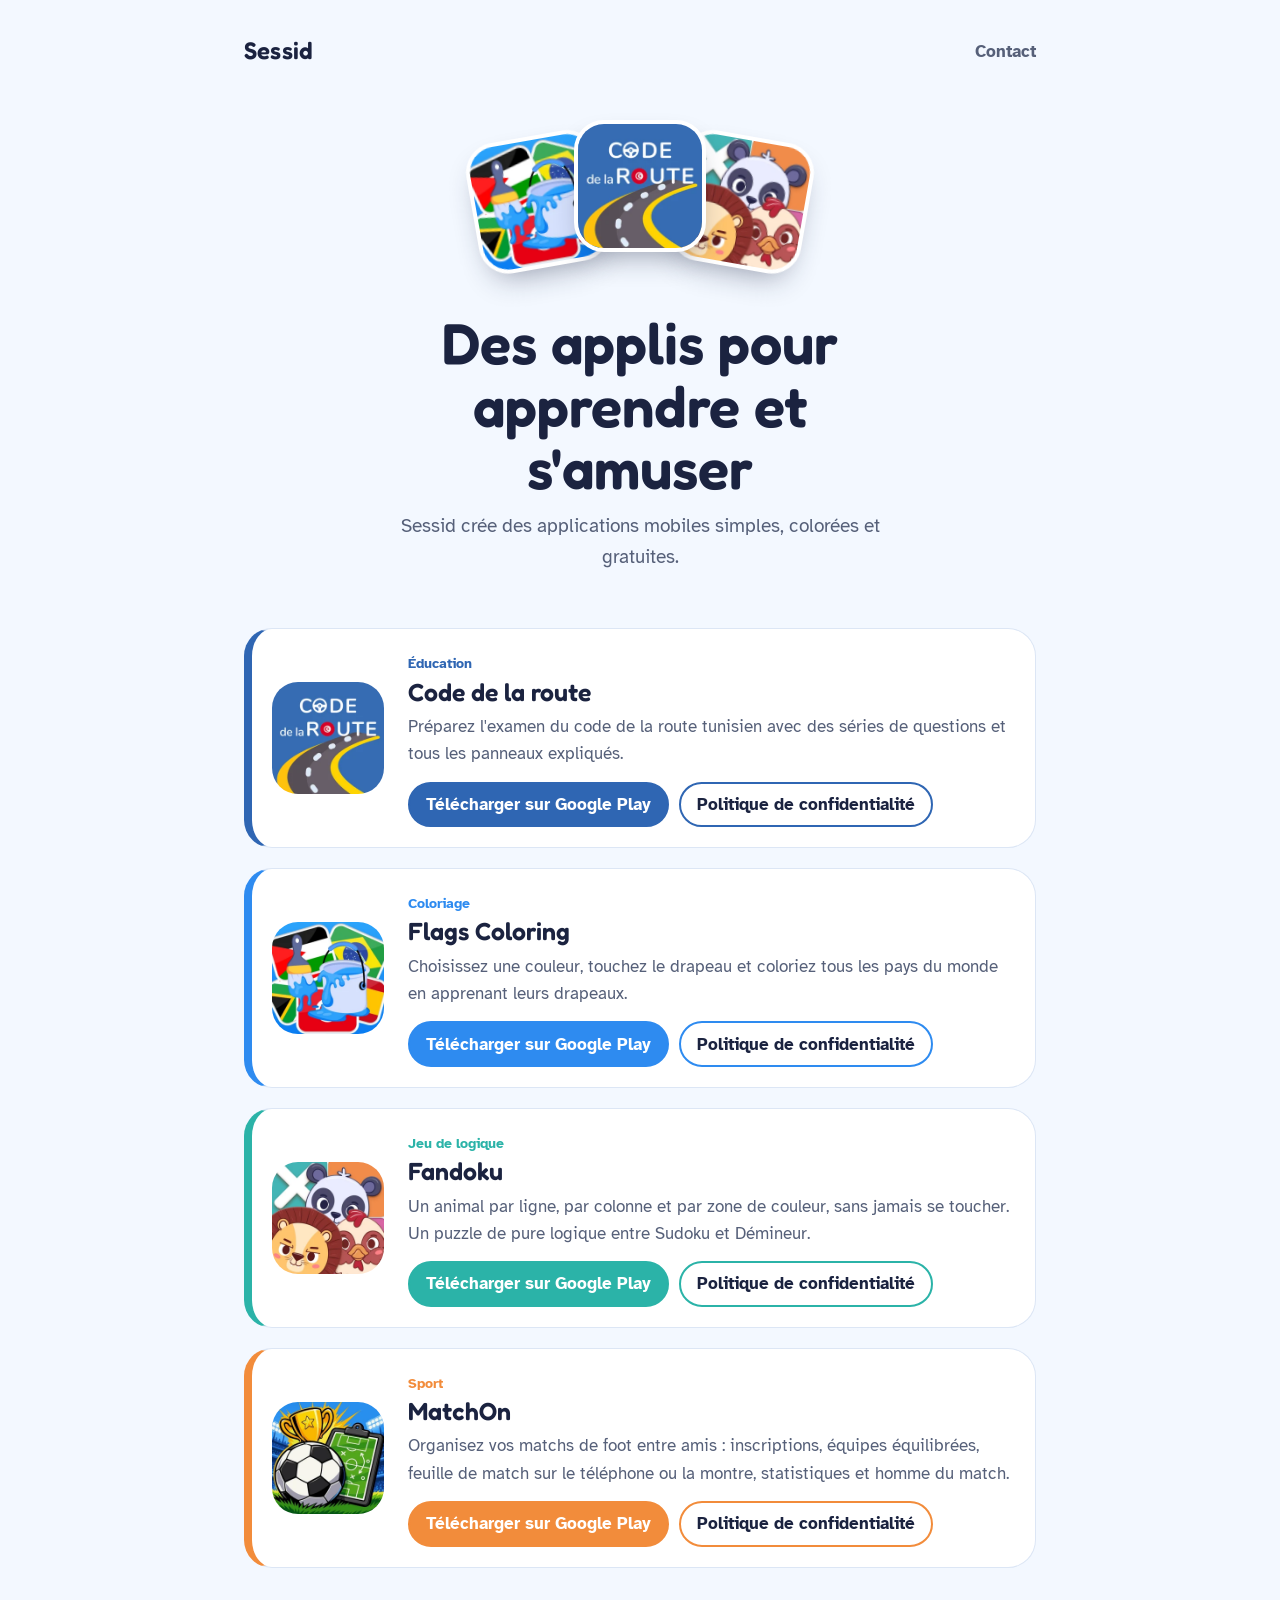
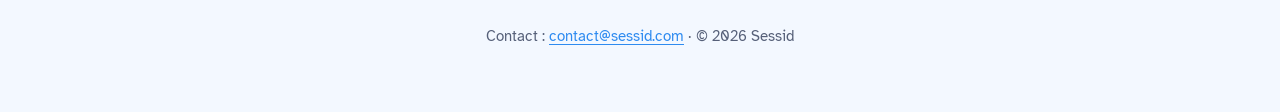
<file: index.html>
<!doctype html>
<html lang="fr">
<head>
<meta charset="utf-8">
<meta name="viewport" content="width=device-width, initial-scale=1">
<title>Sessid – Applications mobiles</title>
<meta name="description" content="Code de la route, Flags Coloring, Fandoku et MatchOn : les applications mobiles de Sessid.">
<link rel="icon" href="/images/fandoku.webp">
<link rel="preconnect" href="https://fonts.googleapis.com">
<link rel="preconnect" href="https://fonts.gstatic.com" crossorigin>
<link href="https://fonts.googleapis.com/css2?family=Atkinson+Hyperlegible:wght@400;700&family=Fredoka:wght@600&display=swap" rel="stylesheet">
<link rel="stylesheet" href="/style.css">
</head>
<body>
<div class="wrap">
  <header class="site">
    <a class="brand" href="/">Sessid</a>
    <nav><a href="mailto:contact@sessid.com">Contact</a></nav>
  </header>

  <section class="hero">
    <div class="fan" aria-hidden="true">
      <img src="/images/flags-coloring.webp" alt="">
      <img src="/images/code-de-la-route.webp" alt="">
      <img src="/images/fandoku.webp" alt="">
    </div>
    <h1>Des applis pour apprendre et s'amuser</h1>
    <p>Sessid crée des applications mobiles simples, colorées et gratuites.</p>
  </section>

  <main>
    <ul class="apps">
      <li class="app road">
        <img src="/images/code-de-la-route.webp" alt="Icône de l'application Code de la route" width="112" height="112">
        <div>
          <span class="tag">Éducation</span>
          <h2>Code de la route</h2>
          <p>Préparez l'examen du code de la route tunisien avec des séries de questions et tous les panneaux expliqués.</p>
          <div class="links">
            <a class="play" href="https://play.google.com/store/apps/details?id=com.sami.codedelaroute">Télécharger sur Google Play</a>
            <a href="/privacy/code-de-la-route.html">Politique de confidentialité</a>
          </div>
        </div>
      </li>
      <li class="app flags">
        <img src="/images/flags-coloring.webp" alt="Icône de l'application Flags Coloring" width="112" height="112">
        <div>
          <span class="tag">Coloriage</span>
          <h2>Flags Coloring</h2>
          <p>Choisissez une couleur, touchez le drapeau et coloriez tous les pays du monde en apprenant leurs drapeaux.</p>
          <div class="links">
            <a class="play" href="https://play.google.com/store/apps/details?id=com.sami.flags.coloring">Télécharger sur Google Play</a>
            <a href="/privacy/flags-coloring.html">Politique de confidentialité</a>
          </div>
        </div>
      </li>
      <li class="app fan-app">
        <img src="/images/fandoku.webp" alt="Icône de l'application Fandoku" width="112" height="112">
        <div>
          <span class="tag">Jeu de logique</span>
          <h2>Fandoku</h2>
          <p>Un animal par ligne, par colonne et par zone de couleur, sans jamais se toucher. Un puzzle de pure logique entre Sudoku et Démineur.</p>
          <div class="links">
            <a class="play" href="https://play.google.com/store/apps/details?id=com.sami.fandoku">Télécharger sur Google Play</a>
            <a href="/privacy/fandoku.html">Politique de confidentialité</a>
          </div>
        </div>
      </li>
      <li class="app match">
        <img src="/images/match-on.webp" alt="Icône de l'application MatchOn" width="112" height="112">
        <div>
          <span class="tag">Sport</span>
          <h2>MatchOn</h2>
          <p>Organisez vos matchs de foot entre amis : inscriptions, équipes équilibrées, feuille de match sur le téléphone ou la montre, statistiques et homme du match.</p>
          <div class="links">
            <a class="play" href="https://play.google.com/store/apps/details?id=com.sami.matchon">Télécharger sur Google Play</a>
            <a href="/privacy/match-on.html">Politique de confidentialité</a>
          </div>
        </div>
      </li>
    </ul>
  </main>

  <footer>Contact : <a href="mailto:contact@sessid.com">contact@sessid.com</a> · © 2026 Sessid</footer>
</div>
</body>
</html>
</file>
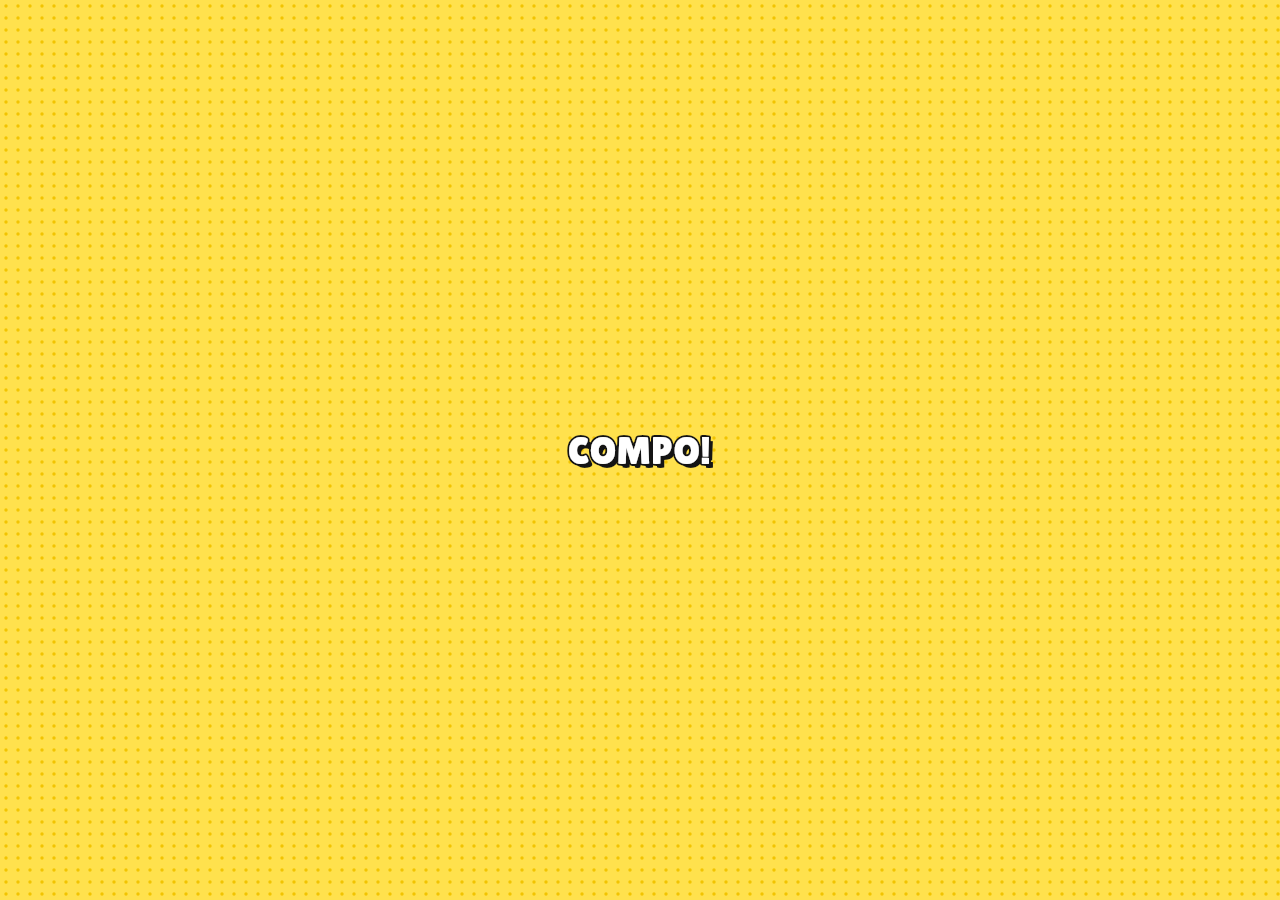
<file: compo/index.html>
<!DOCTYPE html>
<html lang="fr">
<head>
    <meta charset="UTF-8">
    <!-- Pas de zoom : on touche des boutons, on ne lit pas une page. -->
    <meta name="viewport" content="width=device-width, initial-scale=1, maximum-scale=1, user-scalable=no">
    <meta name="theme-color" content="#FFE14D">
    <meta name="description" content="Le foot à 6 du vendredi : inscriptions, équipes, score en direct et homme du match.">
    <!-- Ajoutée à l'écran d'accueil d'un iPhone, Compo s'ouvre en plein écran, comme une app. -->
    <meta name="apple-mobile-web-app-capable" content="yes">
    <meta name="mobile-web-app-capable" content="yes">
    <meta name="apple-mobile-web-app-title" content="Compo">
    <meta name="apple-mobile-web-app-status-bar-style" content="default">
    <title>Compo</title>
    <!-- La même icône que l'app Android : l'étoile tomate et le ballon sur le fond à pois. -->
    <link rel="icon" type="image/png" href="favicon.png">
    <link rel="apple-touch-icon" href="apple-touch-icon.png">
    <link rel="manifest" href="manifest.webmanifest">
    <style>
        html, body {
            height: 100%;
            margin: 0;
            overflow: hidden;
            background: #FFE14D;
            /* Comme une app : pas de rebond au bout du défilement, pas de zoom au double toucher,
               pas de flash gris au toucher. */
            overscroll-behavior: none;
            touch-action: manipulation;
            -webkit-tap-highlight-color: transparent;
        }

        /* L'emplacement de l'app : toute la fenêtre. Les glissés sont pour Compose : sans
           touch-action: none, le navigateur les garde pour lui (barre d'adresse, défilement
           de la page) et annule le geste — la liste ne bougeait que de quelques pixels. */
        #app { position: fixed; inset: 0; touch-action: none; }

        /* L'aide à l'installation sur iPhone : un encart en bas, aux couleurs de l'app. */
        #install-hint {
            position: fixed;
            left: 12px;
            right: 12px;
            bottom: calc(12px + env(safe-area-inset-bottom));
            z-index: 10;
            display: none;
            padding: 14px 44px 14px 16px;
            background: #FFFFFF;
            border: 3px solid #141414;
            border-radius: 18px;
            box-shadow: 5px 5px 0 #141414;
            font: 15px/1.4 -apple-system, BlinkMacSystemFont, "Helvetica Neue", sans-serif;
            color: #141414;
        }
        #install-hint strong { font-weight: 800; }
        #install-hint .share {
            display: inline-block;
            width: 18px;
            height: 18px;
            vertical-align: -3px;
        }
        #install-hint button {
            position: absolute;
            top: 6px;
            right: 6px;
            width: 34px;
            height: 34px;
            border: 0;
            background: none;
            font-size: 22px;
            line-height: 34px;
            color: #141414;
        }
    </style>
</head>
<body>
<div id="app"></div>
<div id="install-hint" role="dialog" aria-label="Installer Compo">
    <strong>Installe Compo sur ton iPhone</strong><br>
    Touche
    <svg class="share" viewBox="0 0 24 24" fill="none" stroke="#141414" stroke-width="2.2" stroke-linecap="round" stroke-linejoin="round" aria-label="Partager"><path d="M4 12v7a1 1 0 001 1h14a1 1 0 001-1v-7M16 6l-4-4-4 4M12 2v13"/></svg>
    en bas de Safari, puis <strong>« Sur l'écran d'accueil »</strong>. Compo s'ouvrira en plein écran, comme une app.
    <button type="button" aria-label="Fermer">×</button>
</div>
<script>
    // L'aide à l'installation : sur iPhone ou iPad, dans Safari, tant que Compo n'est pas sur
    // l'écran d'accueil et qu'on ne l'a pas fermée. Le choix est gardé sur le téléphone.
    (function () {
        var KEY = "compo-install-hint-closed";
        var hint = document.getElementById("install-hint");
        var ios = /iPhone|iPad|iPod/.test(navigator.userAgent) ||
            (navigator.platform === "MacIntel" && navigator.maxTouchPoints > 1);
        var installed = window.navigator.standalone === true ||
            window.matchMedia("(display-mode: standalone)").matches;
        var closed = false;
        try { closed = localStorage.getItem(KEY) === "1"; } catch (e) {}
        if (ios && !installed && !closed) hint.style.display = "block";
        hint.querySelector("button").addEventListener("click", function () {
            hint.style.display = "none";
            try { localStorage.setItem(KEY, "1"); } catch (e) {}
        });
    })();
</script>
<!-- En fin de page : l'application se pose dans <body>, qui doit exister quand le script part. -->
<script src="web.js"></script>
</body>
</html>
</file>
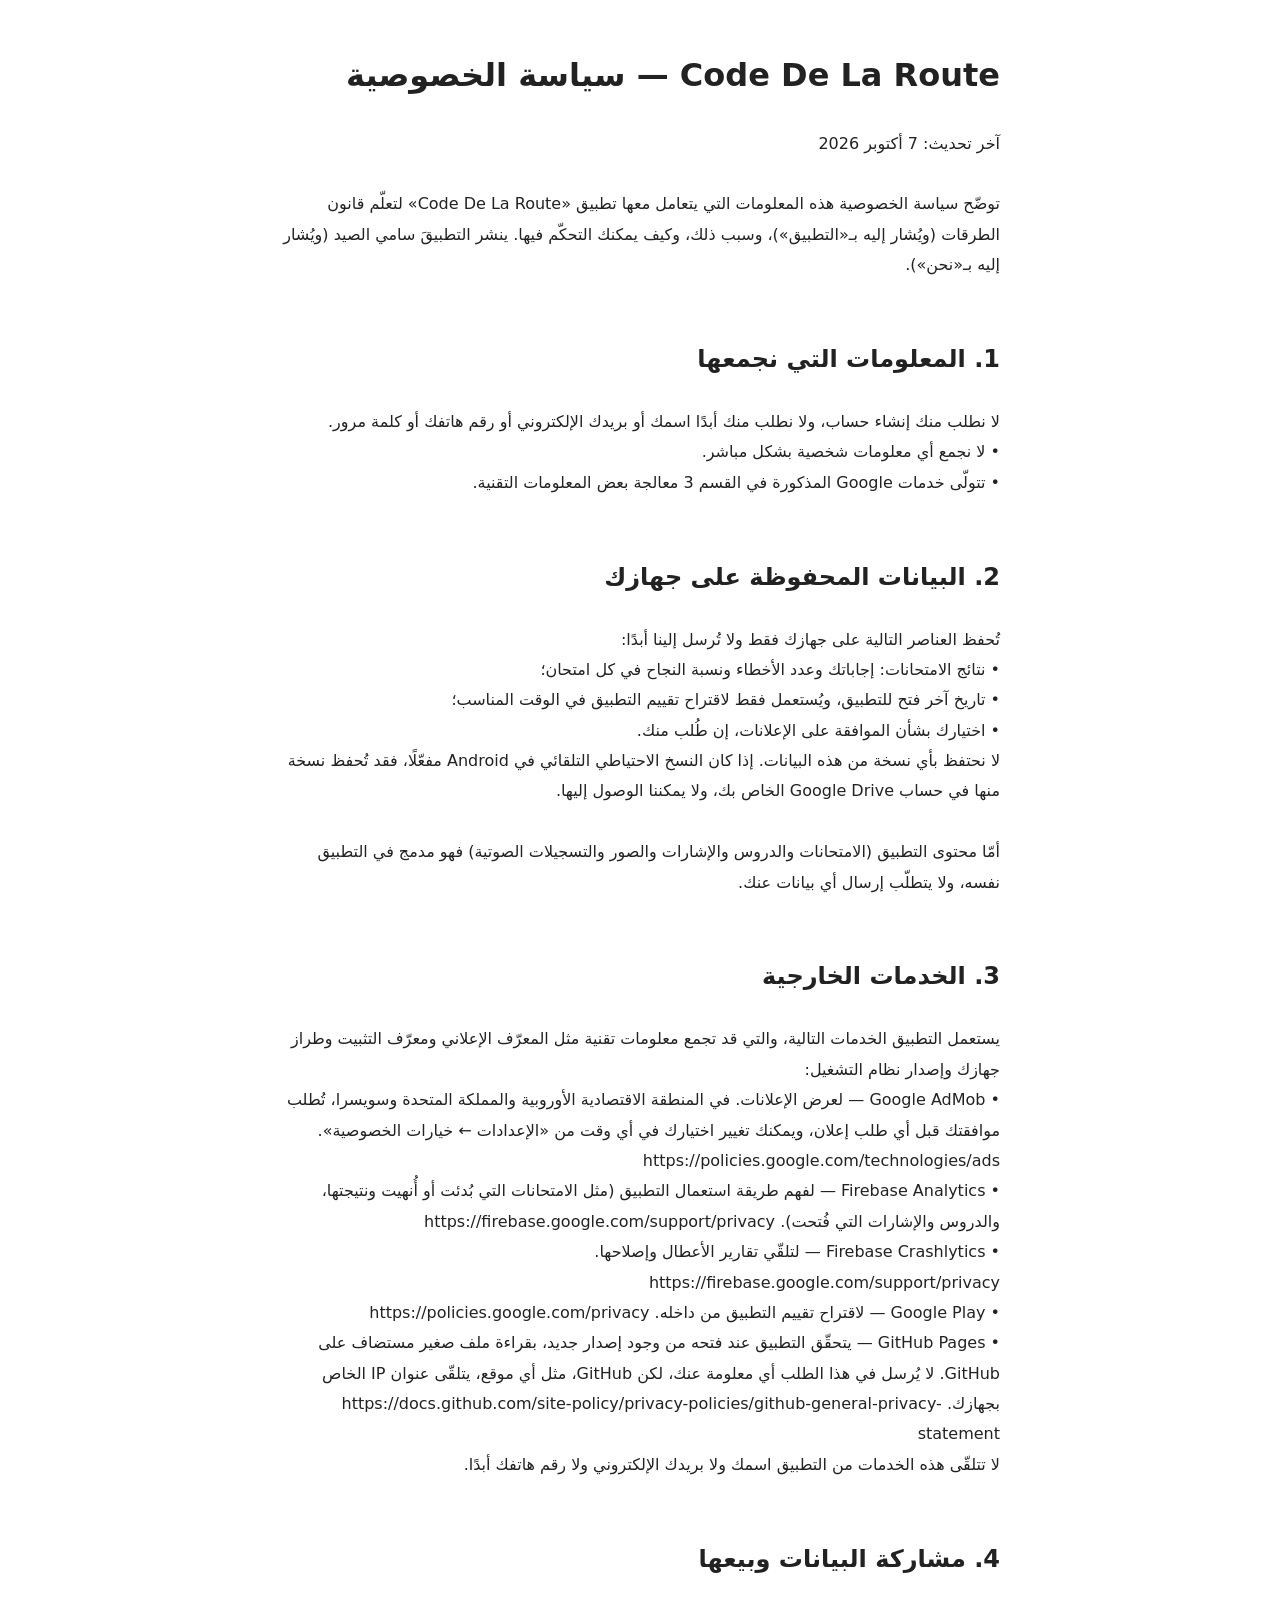
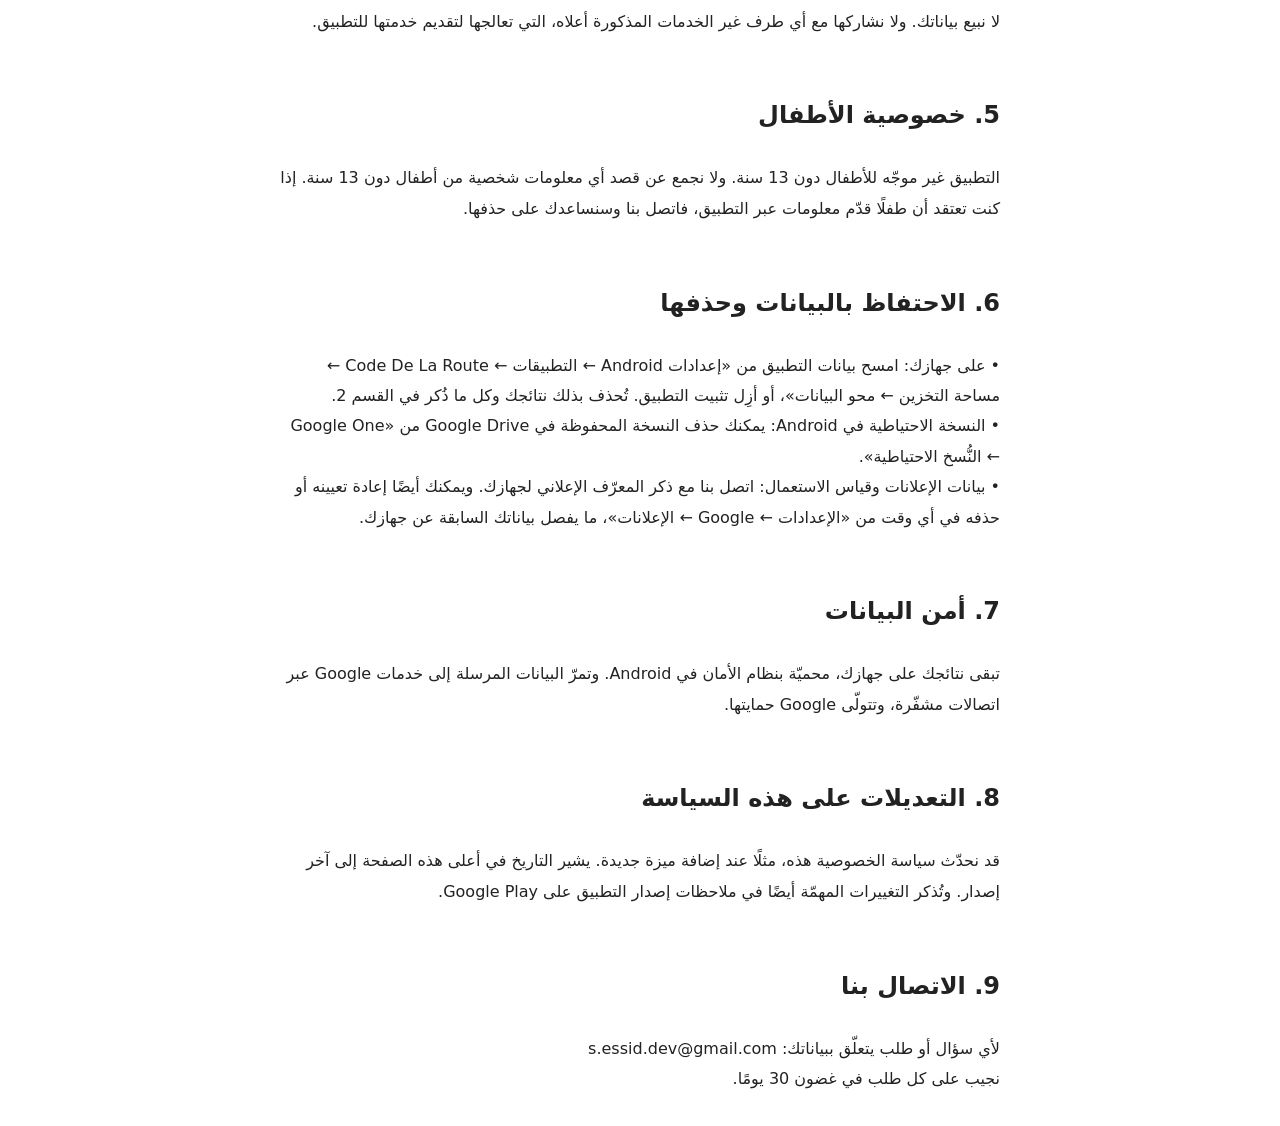
<file: privacy/code-de-la-route.html>
<!doctype html>
<html lang="ar" dir="rtl">
<head>
<meta charset="utf-8">
<meta name="viewport" content="width=device-width, initial-scale=1">
<title>سياسة الخصوصية — Code De La Route</title>
<style>
  body { font-family: "Noto Naskh Arabic", "Segoe UI", Tahoma, system-ui, sans-serif; max-width: 720px; margin: 0 auto; padding: 32px 16px; line-height: 1.9; color: #222; background: #fff; }
  .policy { white-space: pre-wrap; overflow-wrap: anywhere; }
  /* `pre-wrap` garde le retour à la ligne qui suit chaque titre : pas de marge en dessous en plus. */
  h1 { line-height: 1.4; margin-bottom: 0; }
  h2 { margin-top: 32px; margin-bottom: 0; line-height: 1.4; }
  a { color: #1a5fb4; }
  /* Les adresses web et e-mail restent de gauche à droite au milieu du texte arabe. */
  .ltr { direction: ltr; unicode-bidi: isolate; }
</style>
</head>
<body>

<div class="policy" lang="ar"><h1>Code De La Route — سياسة الخصوصية</h1>
آخر تحديث: 7 أكتوبر 2026

توضّح سياسة الخصوصية هذه المعلومات التي يتعامل معها تطبيق «Code De La Route» لتعلّم قانون الطرقات (ويُشار إليه بـ«التطبيق»)، وسبب ذلك، وكيف يمكنك التحكّم فيها. ينشر التطبيقَ سامي الصيد (ويُشار إليه بـ«نحن»).

<h2>1. المعلومات التي نجمعها</h2>
لا نطلب منك إنشاء حساب، ولا نطلب منك أبدًا اسمك أو بريدك الإلكتروني أو رقم هاتفك أو كلمة مرور.
• لا نجمع أي معلومات شخصية بشكل مباشر.
• تتولّى خدمات Google المذكورة في القسم 3 معالجة بعض المعلومات التقنية.

<h2>2. البيانات المحفوظة على جهازك</h2>
تُحفظ العناصر التالية على جهازك فقط ولا تُرسل إلينا أبدًا:
• نتائج الامتحانات: إجاباتك وعدد الأخطاء ونسبة النجاح في كل امتحان؛
• تاريخ آخر فتح للتطبيق، ويُستعمل فقط لاقتراح تقييم التطبيق في الوقت المناسب؛
• اختيارك بشأن الموافقة على الإعلانات، إن طُلب منك.
لا نحتفظ بأي نسخة من هذه البيانات. إذا كان النسخ الاحتياطي التلقائي في Android مفعّلًا، فقد تُحفظ نسخة منها في حساب Google Drive الخاص بك، ولا يمكننا الوصول إليها.

أمّا محتوى التطبيق (الامتحانات والدروس والإشارات والصور والتسجيلات الصوتية) فهو مدمج في التطبيق نفسه، ولا يتطلّب إرسال أي بيانات عنك.

<h2>3. الخدمات الخارجية</h2>
يستعمل التطبيق الخدمات التالية، والتي قد تجمع معلومات تقنية مثل المعرّف الإعلاني ومعرّف التثبيت وطراز جهازك وإصدار نظام التشغيل:
• Google AdMob — لعرض الإعلانات. في المنطقة الاقتصادية الأوروبية والمملكة المتحدة وسويسرا، تُطلب موافقتك قبل أي طلب إعلان، ويمكنك تغيير اختيارك في أي وقت من «الإعدادات ← خيارات الخصوصية». <span class="ltr">https://policies.google.com/technologies/ads</span>
• Firebase Analytics — لفهم طريقة استعمال التطبيق (مثل الامتحانات التي بُدئت أو أُنهيت ونتيجتها، والدروس والإشارات التي فُتحت). <span class="ltr">https://firebase.google.com/support/privacy</span>
• Firebase Crashlytics — لتلقّي تقارير الأعطال وإصلاحها. <span class="ltr">https://firebase.google.com/support/privacy</span>
• Google Play — لاقتراح تقييم التطبيق من داخله. <span class="ltr">https://policies.google.com/privacy</span>
• GitHub Pages — يتحقّق التطبيق عند فتحه من وجود إصدار جديد، بقراءة ملف صغير مستضاف على GitHub. لا يُرسل في هذا الطلب أي معلومة عنك، لكن GitHub، مثل أي موقع، يتلقّى عنوان IP الخاص بجهازك. <span class="ltr">https://docs.github.com/site-policy/privacy-policies/github-general-privacy-statement</span>
لا تتلقّى هذه الخدمات من التطبيق اسمك ولا بريدك الإلكتروني ولا رقم هاتفك أبدًا.

<h2>4. مشاركة البيانات وبيعها</h2>
لا نبيع بياناتك. ولا نشاركها مع أي طرف غير الخدمات المذكورة أعلاه، التي تعالجها لتقديم خدمتها للتطبيق.

<h2>5. خصوصية الأطفال</h2>
التطبيق غير موجّه للأطفال دون 13 سنة. ولا نجمع عن قصد أي معلومات شخصية من أطفال دون 13 سنة. إذا كنت تعتقد أن طفلًا قدّم معلومات عبر التطبيق، فاتصل بنا وسنساعدك على حذفها.

<h2>6. الاحتفاظ بالبيانات وحذفها</h2>
• على جهازك: امسح بيانات التطبيق من «إعدادات Android ← التطبيقات ← Code De La Route ← مساحة التخزين ← محو البيانات»، أو أزِل تثبيت التطبيق. تُحذف بذلك نتائجك وكل ما ذُكر في القسم 2.
• النسخة الاحتياطية في Android: يمكنك حذف النسخة المحفوظة في Google Drive من «Google One ← النُّسخ الاحتياطية».
• بيانات الإعلانات وقياس الاستعمال: اتصل بنا مع ذكر المعرّف الإعلاني لجهازك. ويمكنك أيضًا إعادة تعيينه أو حذفه في أي وقت من «الإعدادات ← Google ← الإعلانات»، ما يفصل بياناتك السابقة عن جهازك.

<h2>7. أمن البيانات</h2>
تبقى نتائجك على جهازك، محميّة بنظام الأمان في Android. وتمرّ البيانات المرسلة إلى خدمات Google عبر اتصالات مشفّرة، وتتولّى Google حمايتها.

<h2>8. التعديلات على هذه السياسة</h2>
قد نحدّث سياسة الخصوصية هذه، مثلًا عند إضافة ميزة جديدة. يشير التاريخ في أعلى هذه الصفحة إلى آخر إصدار. وتُذكر التغييرات المهمّة أيضًا في ملاحظات إصدار التطبيق على Google Play.

<h2>9. الاتصال بنا</h2>
لأي سؤال أو طلب يتعلّق ببياناتك: <span class="ltr">s.essid.dev@gmail.com</span>
نجيب على كل طلب في غضون 30 يومًا.</div>
</body>
</html>
</file>
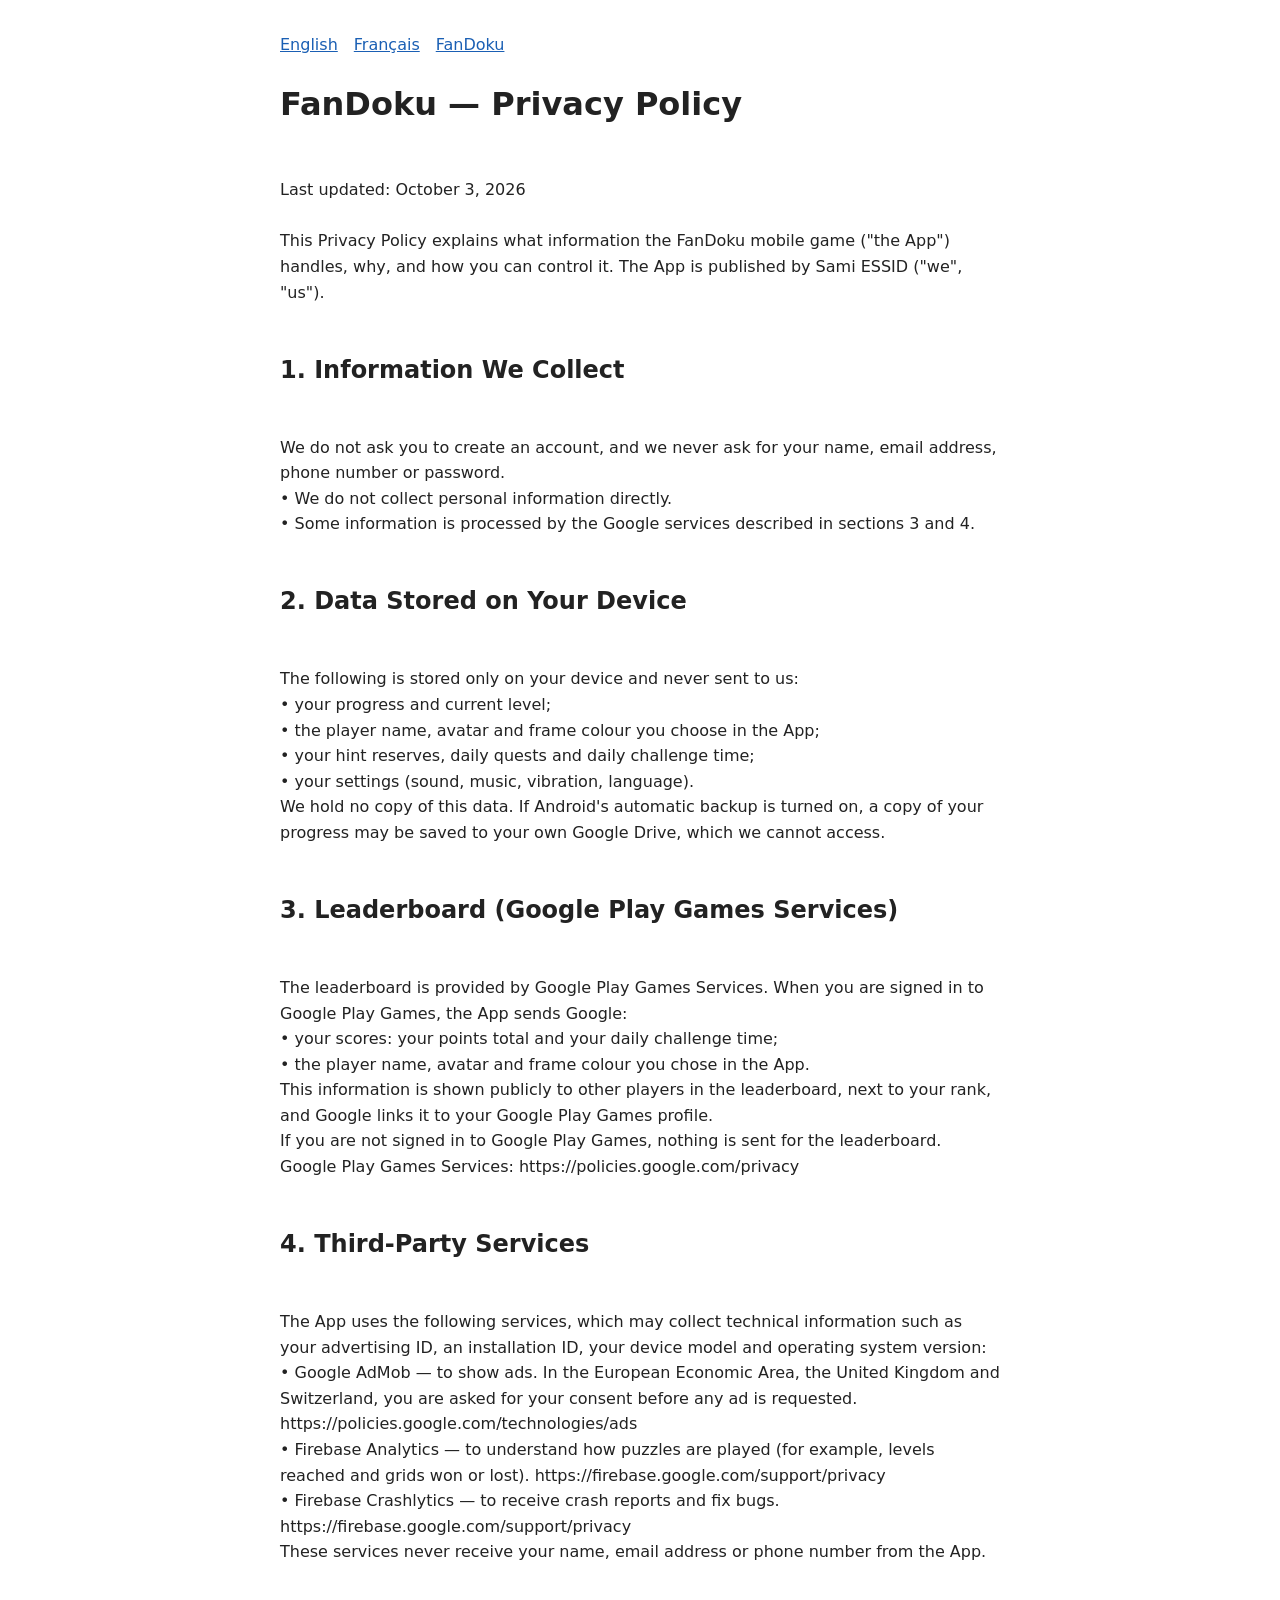
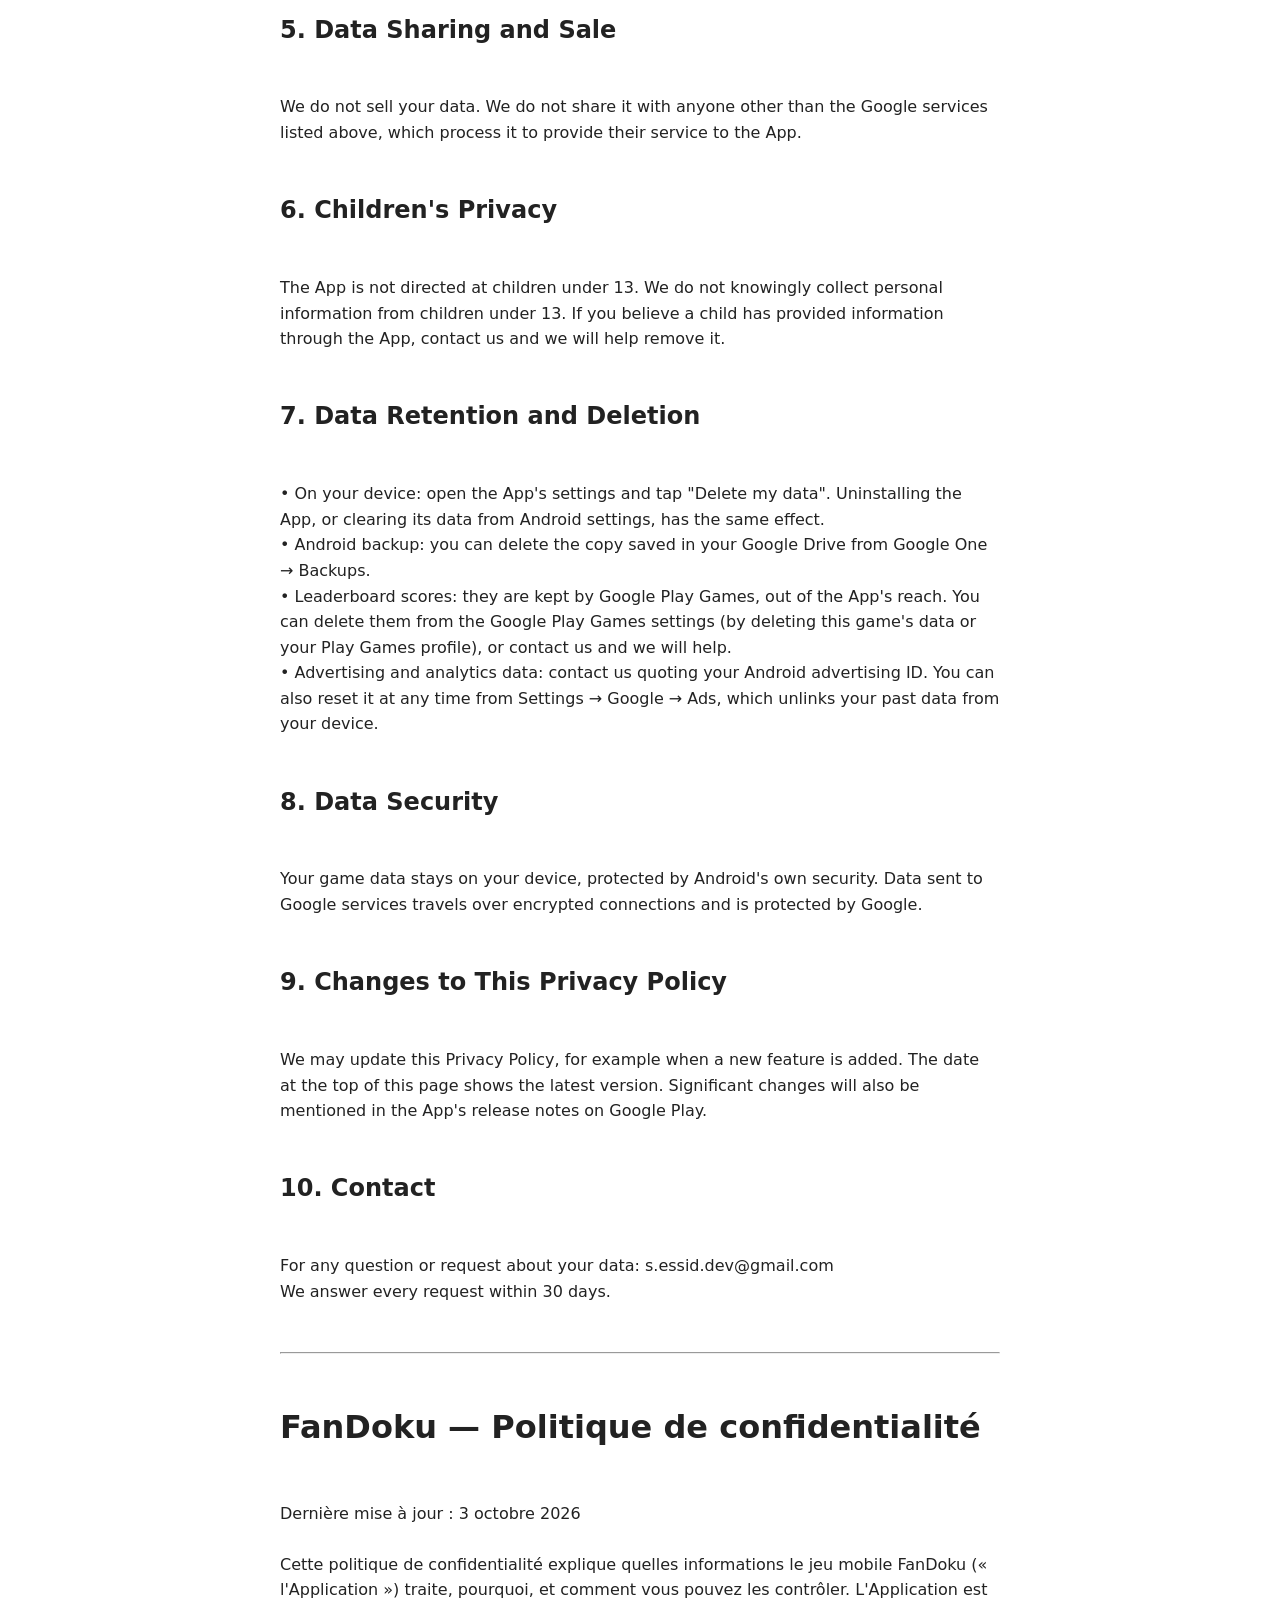
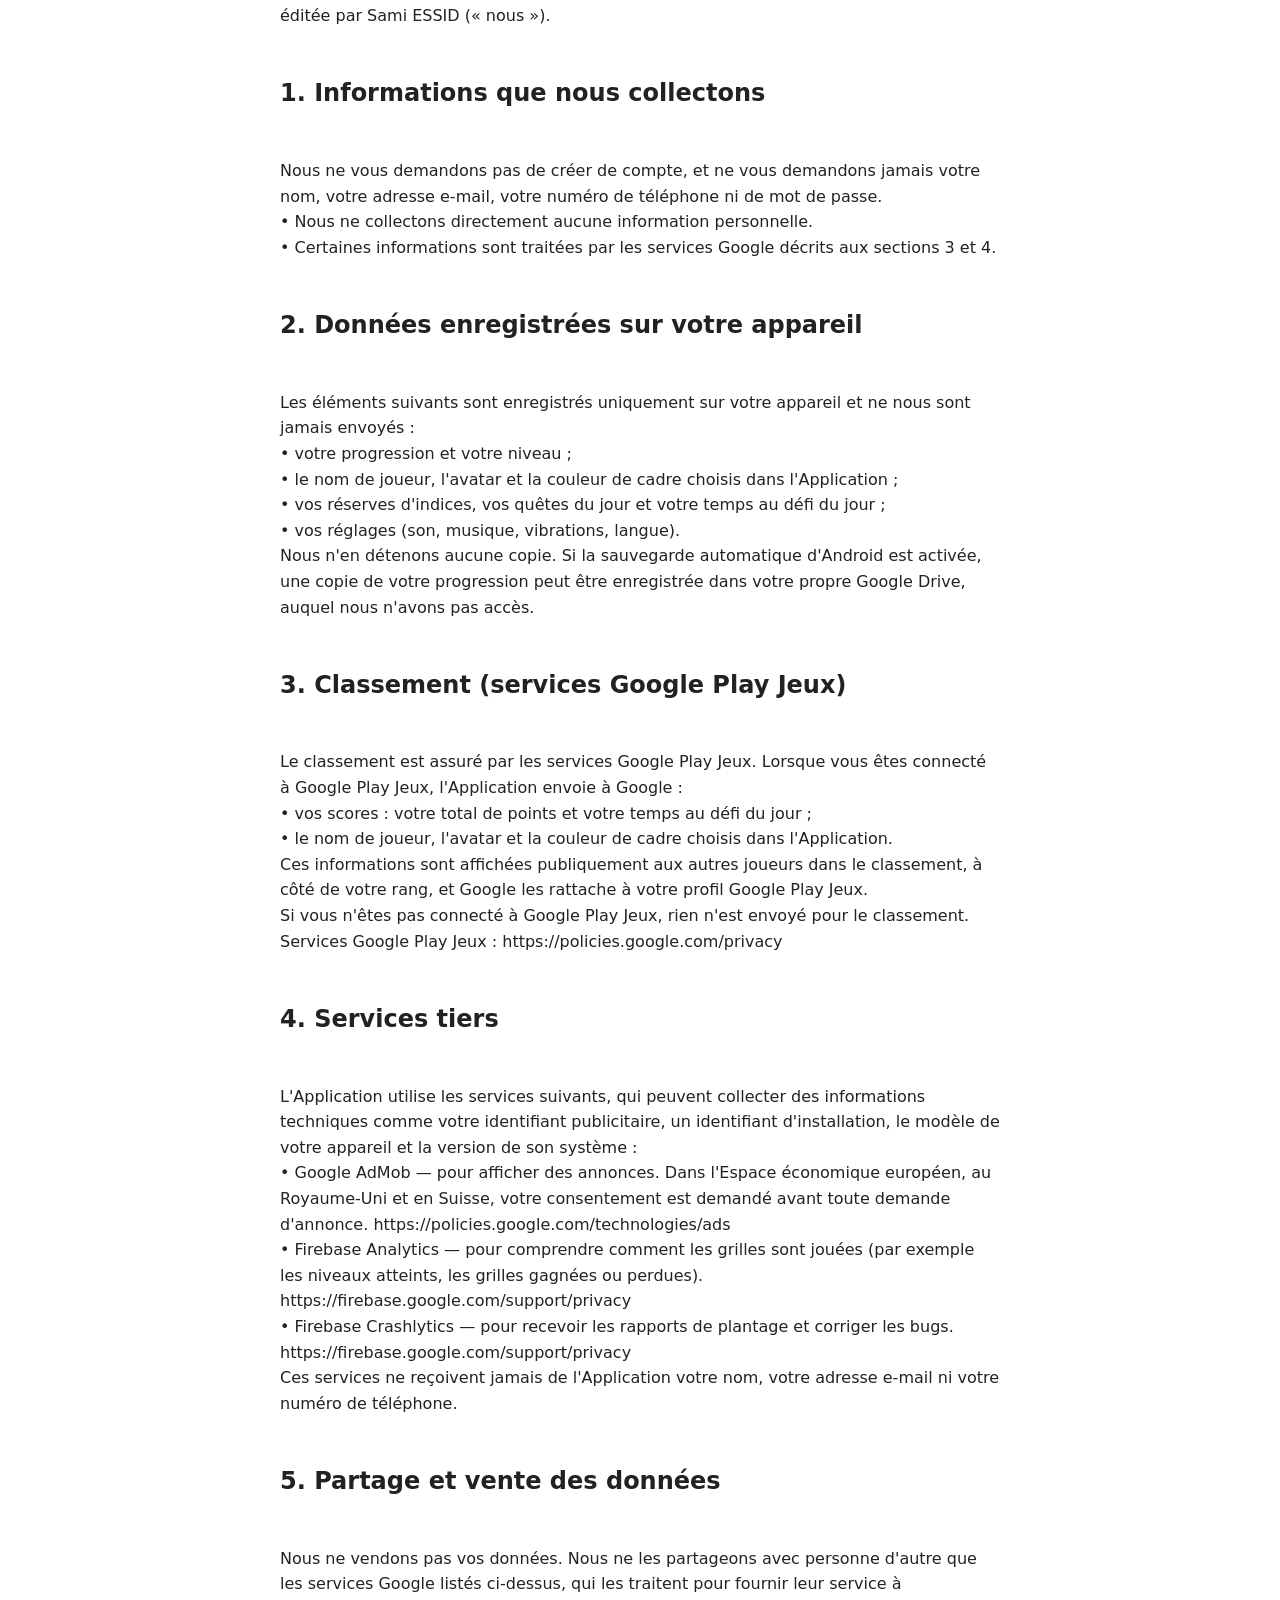
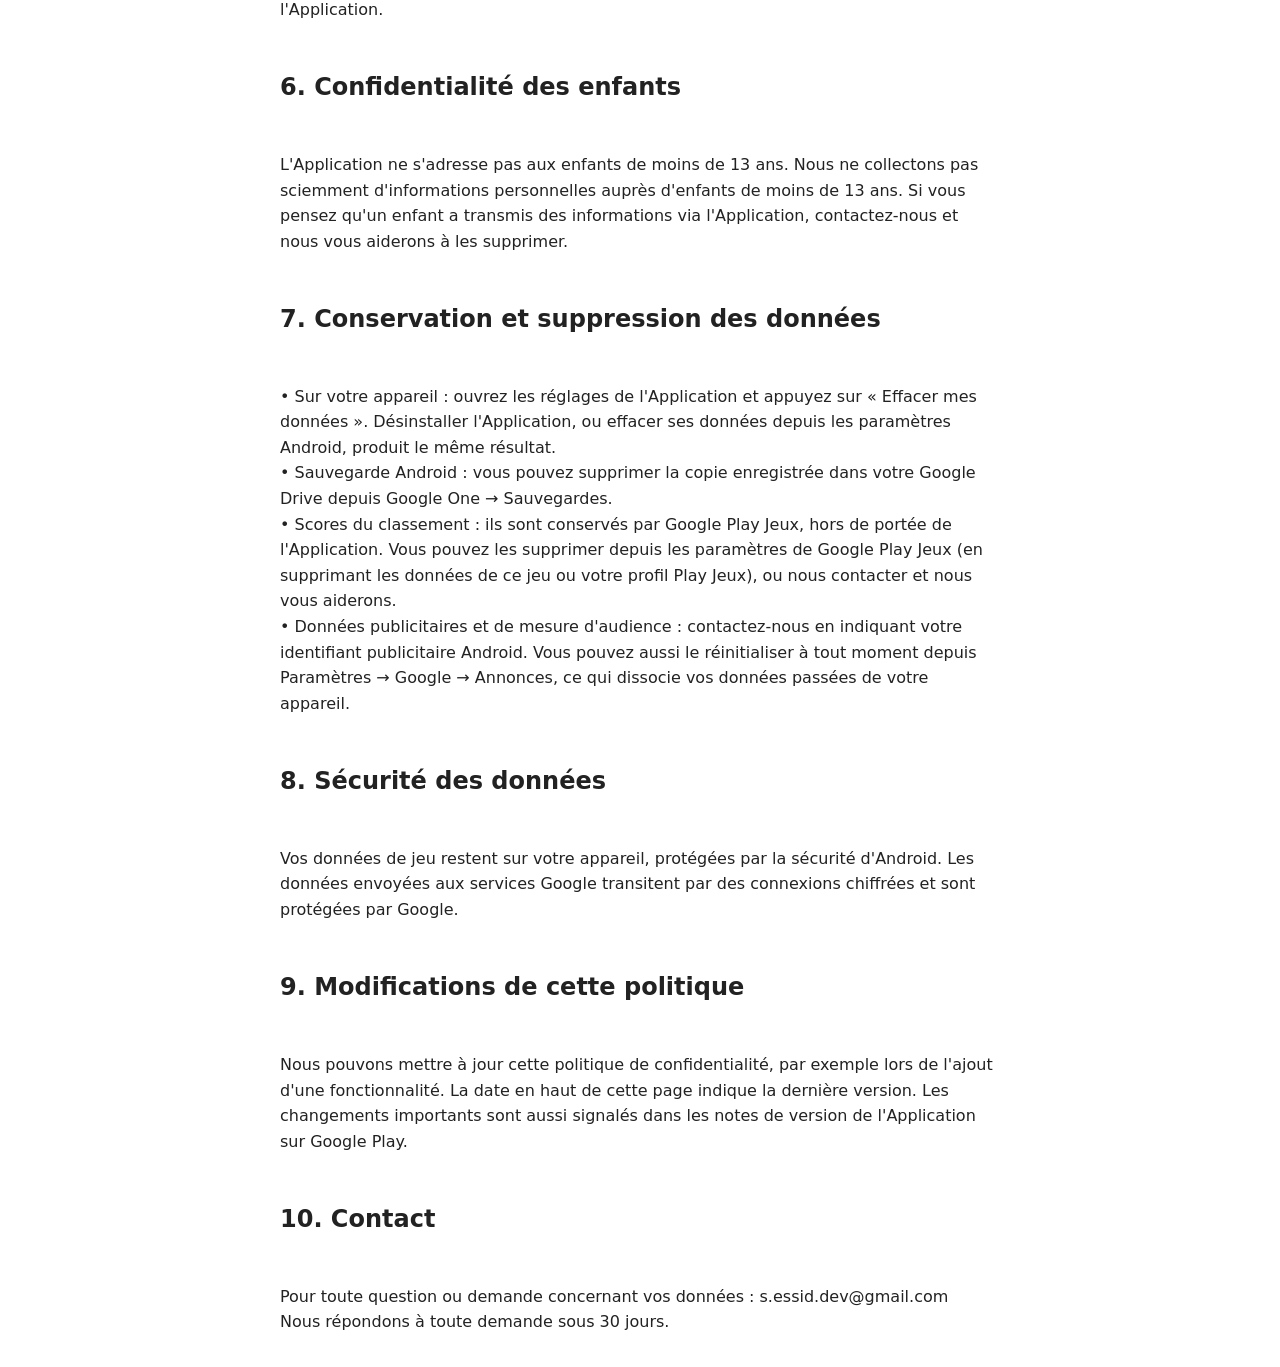
<file: privacy/fandoku.html>
<!doctype html>
<html lang="en">
<head>
<meta charset="utf-8">
<meta name="viewport" content="width=device-width, initial-scale=1">
<title>FanDoku Privacy Policy</title>
<style>
  body { font-family: system-ui, sans-serif; max-width: 720px; margin: 0 auto; padding: 32px 16px; line-height: 1.6; color: #222; background: #fff; }
  .policy { white-space: pre-wrap; overflow-wrap: anywhere; }
  nav a { margin-right: 16px; color: #1a5fb4; }
  hr { margin: 48px 0; }
</style>
</head>
<body>
<nav><a href="#en">English</a><a href="#fr">Français</a><a href="https://play.google.com/store/apps/details?id=com.sami.fandoku">FanDoku</a></nav>

<!-- Texte repris de docs/STORE.md, section 3 : le modifier là-bas d'abord, puis ici. -->
<div id="en" class="policy" lang="en"><h1>FanDoku — Privacy Policy</h1>
Last updated: October 3, 2026

This Privacy Policy explains what information the FanDoku mobile game ("the App") handles, why, and how you can control it. The App is published by Sami ESSID ("we", "us").

<h2>1. Information We Collect</h2>
We do not ask you to create an account, and we never ask for your name, email address, phone number or password.
• We do not collect personal information directly.
• Some information is processed by the Google services described in sections 3 and 4.

<h2>2. Data Stored on Your Device</h2>
The following is stored only on your device and never sent to us:
• your progress and current level;
• the player name, avatar and frame colour you choose in the App;
• your hint reserves, daily quests and daily challenge time;
• your settings (sound, music, vibration, language).
We hold no copy of this data. If Android's automatic backup is turned on, a copy of your progress may be saved to your own Google Drive, which we cannot access.

<h2>3. Leaderboard (Google Play Games Services)</h2>
The leaderboard is provided by Google Play Games Services. When you are signed in to Google Play Games, the App sends Google:
• your scores: your points total and your daily challenge time;
• the player name, avatar and frame colour you chose in the App.
This information is shown publicly to other players in the leaderboard, next to your rank, and Google links it to your Google Play Games profile.
If you are not signed in to Google Play Games, nothing is sent for the leaderboard.
Google Play Games Services: https://policies.google.com/privacy

<h2>4. Third-Party Services</h2>
The App uses the following services, which may collect technical information such as your advertising ID, an installation ID, your device model and operating system version:
• Google AdMob — to show ads. In the European Economic Area, the United Kingdom and Switzerland, you are asked for your consent before any ad is requested. https://policies.google.com/technologies/ads
• Firebase Analytics — to understand how puzzles are played (for example, levels reached and grids won or lost). https://firebase.google.com/support/privacy
• Firebase Crashlytics — to receive crash reports and fix bugs. https://firebase.google.com/support/privacy
These services never receive your name, email address or phone number from the App.

<h2>5. Data Sharing and Sale</h2>
We do not sell your data. We do not share it with anyone other than the Google services listed above, which process it to provide their service to the App.

<h2>6. Children's Privacy</h2>
The App is not directed at children under 13. We do not knowingly collect personal information from children under 13. If you believe a child has provided information through the App, contact us and we will help remove it.

<h2>7. Data Retention and Deletion</h2>
• On your device: open the App's settings and tap "Delete my data". Uninstalling the App, or clearing its data from Android settings, has the same effect.
• Android backup: you can delete the copy saved in your Google Drive from Google One → Backups.
• Leaderboard scores: they are kept by Google Play Games, out of the App's reach. You can delete them from the Google Play Games settings (by deleting this game's data or your Play Games profile), or contact us and we will help.
• Advertising and analytics data: contact us quoting your Android advertising ID. You can also reset it at any time from Settings → Google → Ads, which unlinks your past data from your device.

<h2>8. Data Security</h2>
Your game data stays on your device, protected by Android's own security. Data sent to Google services travels over encrypted connections and is protected by Google.

<h2>9. Changes to This Privacy Policy</h2>
We may update this Privacy Policy, for example when a new feature is added. The date at the top of this page shows the latest version. Significant changes will also be mentioned in the App's release notes on Google Play.

<h2>10. Contact</h2>
For any question or request about your data: s.essid.dev@gmail.com
We answer every request within 30 days.</div>

<hr>

<div id="fr" class="policy" lang="fr"><h1>FanDoku — Politique de confidentialité</h1>
Dernière mise à jour : 3 octobre 2026

Cette politique de confidentialité explique quelles informations le jeu mobile FanDoku (« l'Application ») traite, pourquoi, et comment vous pouvez les contrôler. L'Application est éditée par Sami ESSID (« nous »).

<h2>1. Informations que nous collectons</h2>
Nous ne vous demandons pas de créer de compte, et ne vous demandons jamais votre nom, votre adresse e-mail, votre numéro de téléphone ni de mot de passe.
• Nous ne collectons directement aucune information personnelle.
• Certaines informations sont traitées par les services Google décrits aux sections 3 et 4.

<h2>2. Données enregistrées sur votre appareil</h2>
Les éléments suivants sont enregistrés uniquement sur votre appareil et ne nous sont jamais envoyés :
• votre progression et votre niveau ;
• le nom de joueur, l'avatar et la couleur de cadre choisis dans l'Application ;
• vos réserves d'indices, vos quêtes du jour et votre temps au défi du jour ;
• vos réglages (son, musique, vibrations, langue).
Nous n'en détenons aucune copie. Si la sauvegarde automatique d'Android est activée, une copie de votre progression peut être enregistrée dans votre propre Google Drive, auquel nous n'avons pas accès.

<h2>3. Classement (services Google Play Jeux)</h2>
Le classement est assuré par les services Google Play Jeux. Lorsque vous êtes connecté à Google Play Jeux, l'Application envoie à Google :
• vos scores : votre total de points et votre temps au défi du jour ;
• le nom de joueur, l'avatar et la couleur de cadre choisis dans l'Application.
Ces informations sont affichées publiquement aux autres joueurs dans le classement, à côté de votre rang, et Google les rattache à votre profil Google Play Jeux.
Si vous n'êtes pas connecté à Google Play Jeux, rien n'est envoyé pour le classement.
Services Google Play Jeux : https://policies.google.com/privacy

<h2>4. Services tiers</h2>
L'Application utilise les services suivants, qui peuvent collecter des informations techniques comme votre identifiant publicitaire, un identifiant d'installation, le modèle de votre appareil et la version de son système :
• Google AdMob — pour afficher des annonces. Dans l'Espace économique européen, au Royaume-Uni et en Suisse, votre consentement est demandé avant toute demande d'annonce. https://policies.google.com/technologies/ads
• Firebase Analytics — pour comprendre comment les grilles sont jouées (par exemple les niveaux atteints, les grilles gagnées ou perdues). https://firebase.google.com/support/privacy
• Firebase Crashlytics — pour recevoir les rapports de plantage et corriger les bugs. https://firebase.google.com/support/privacy
Ces services ne reçoivent jamais de l'Application votre nom, votre adresse e-mail ni votre numéro de téléphone.

<h2>5. Partage et vente des données</h2>
Nous ne vendons pas vos données. Nous ne les partageons avec personne d'autre que les services Google listés ci-dessus, qui les traitent pour fournir leur service à l'Application.

<h2>6. Confidentialité des enfants</h2>
L'Application ne s'adresse pas aux enfants de moins de 13 ans. Nous ne collectons pas sciemment d'informations personnelles auprès d'enfants de moins de 13 ans. Si vous pensez qu'un enfant a transmis des informations via l'Application, contactez-nous et nous vous aiderons à les supprimer.

<h2>7. Conservation et suppression des données</h2>
• Sur votre appareil : ouvrez les réglages de l'Application et appuyez sur « Effacer mes données ». Désinstaller l'Application, ou effacer ses données depuis les paramètres Android, produit le même résultat.
• Sauvegarde Android : vous pouvez supprimer la copie enregistrée dans votre Google Drive depuis Google One → Sauvegardes.
• Scores du classement : ils sont conservés par Google Play Jeux, hors de portée de l'Application. Vous pouvez les supprimer depuis les paramètres de Google Play Jeux (en supprimant les données de ce jeu ou votre profil Play Jeux), ou nous contacter et nous vous aiderons.
• Données publicitaires et de mesure d'audience : contactez-nous en indiquant votre identifiant publicitaire Android. Vous pouvez aussi le réinitialiser à tout moment depuis Paramètres → Google → Annonces, ce qui dissocie vos données passées de votre appareil.

<h2>8. Sécurité des données</h2>
Vos données de jeu restent sur votre appareil, protégées par la sécurité d'Android. Les données envoyées aux services Google transitent par des connexions chiffrées et sont protégées par Google.

<h2>9. Modifications de cette politique</h2>
Nous pouvons mettre à jour cette politique de confidentialité, par exemple lors de l'ajout d'une fonctionnalité. La date en haut de cette page indique la dernière version. Les changements importants sont aussi signalés dans les notes de version de l'Application sur Google Play.

<h2>10. Contact</h2>
Pour toute question ou demande concernant vos données : s.essid.dev@gmail.com
Nous répondons à toute demande sous 30 jours.</div>
</body>
</html>
</file>
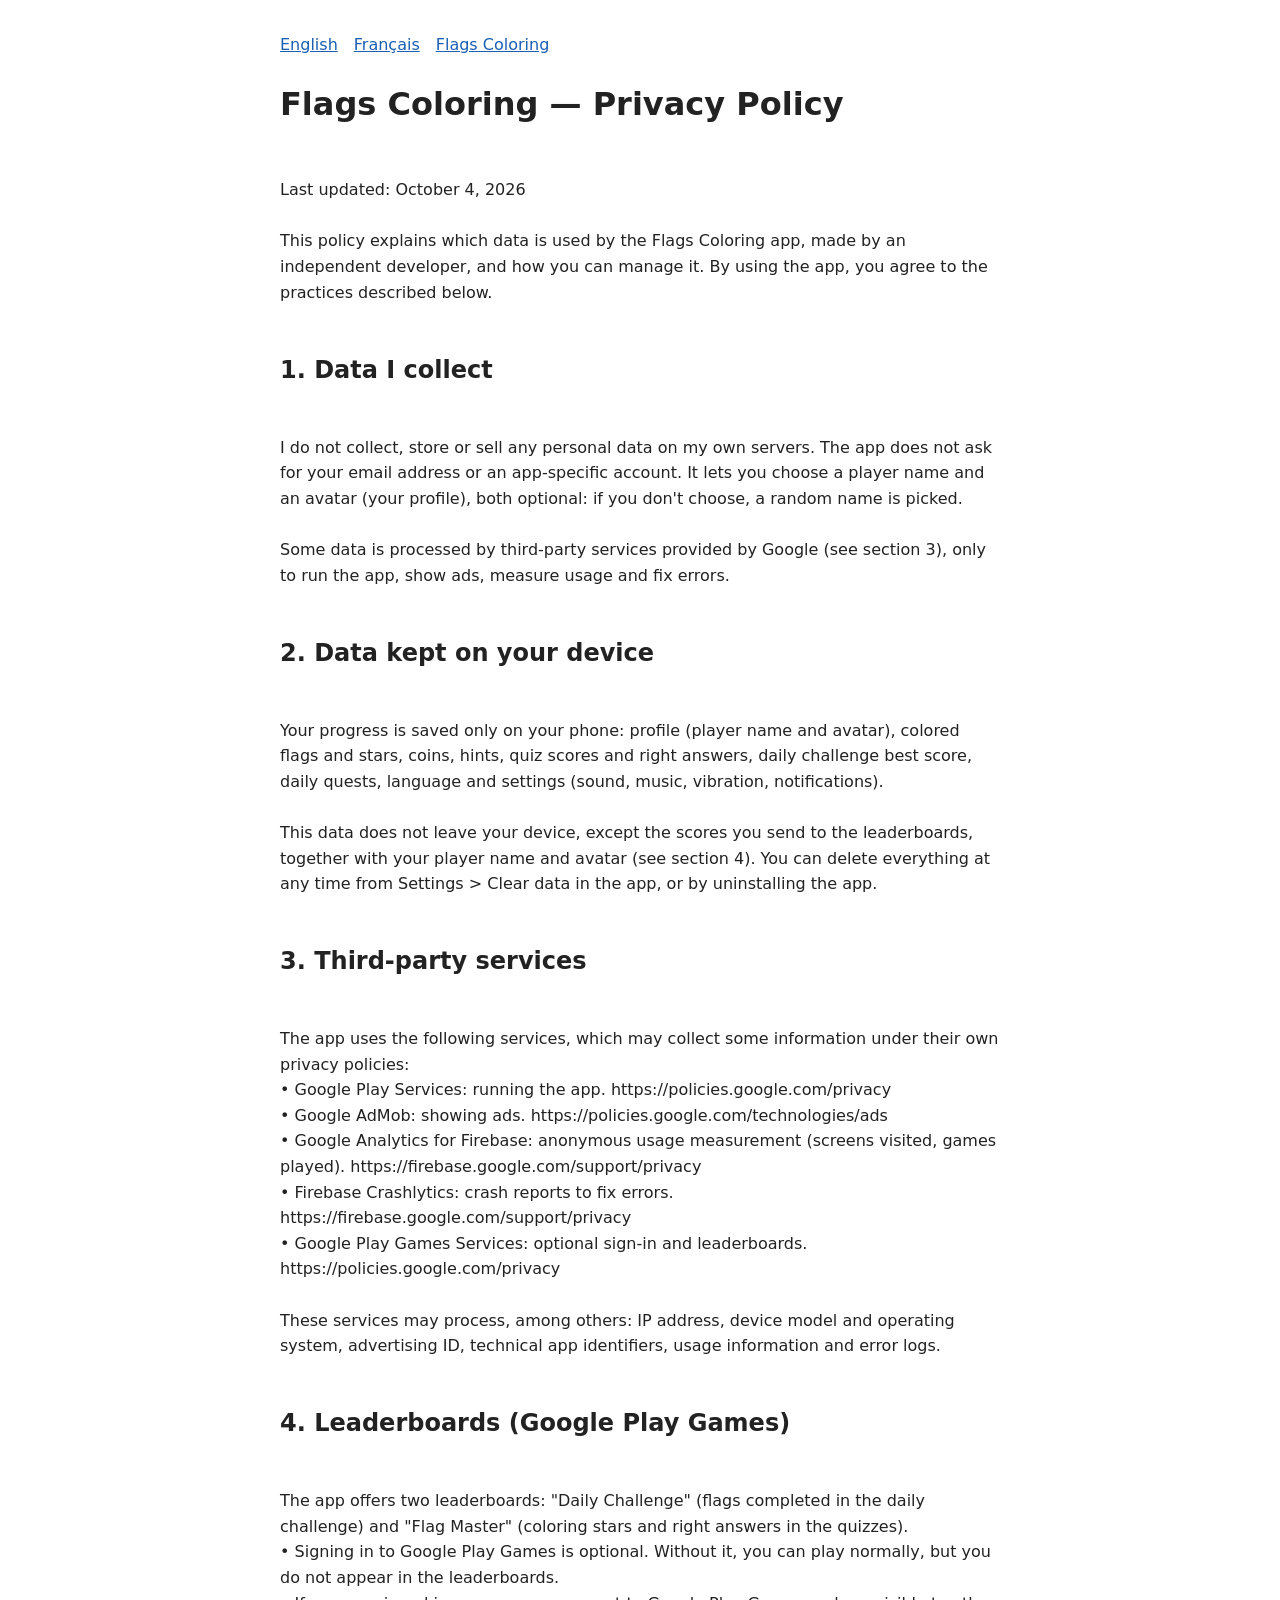
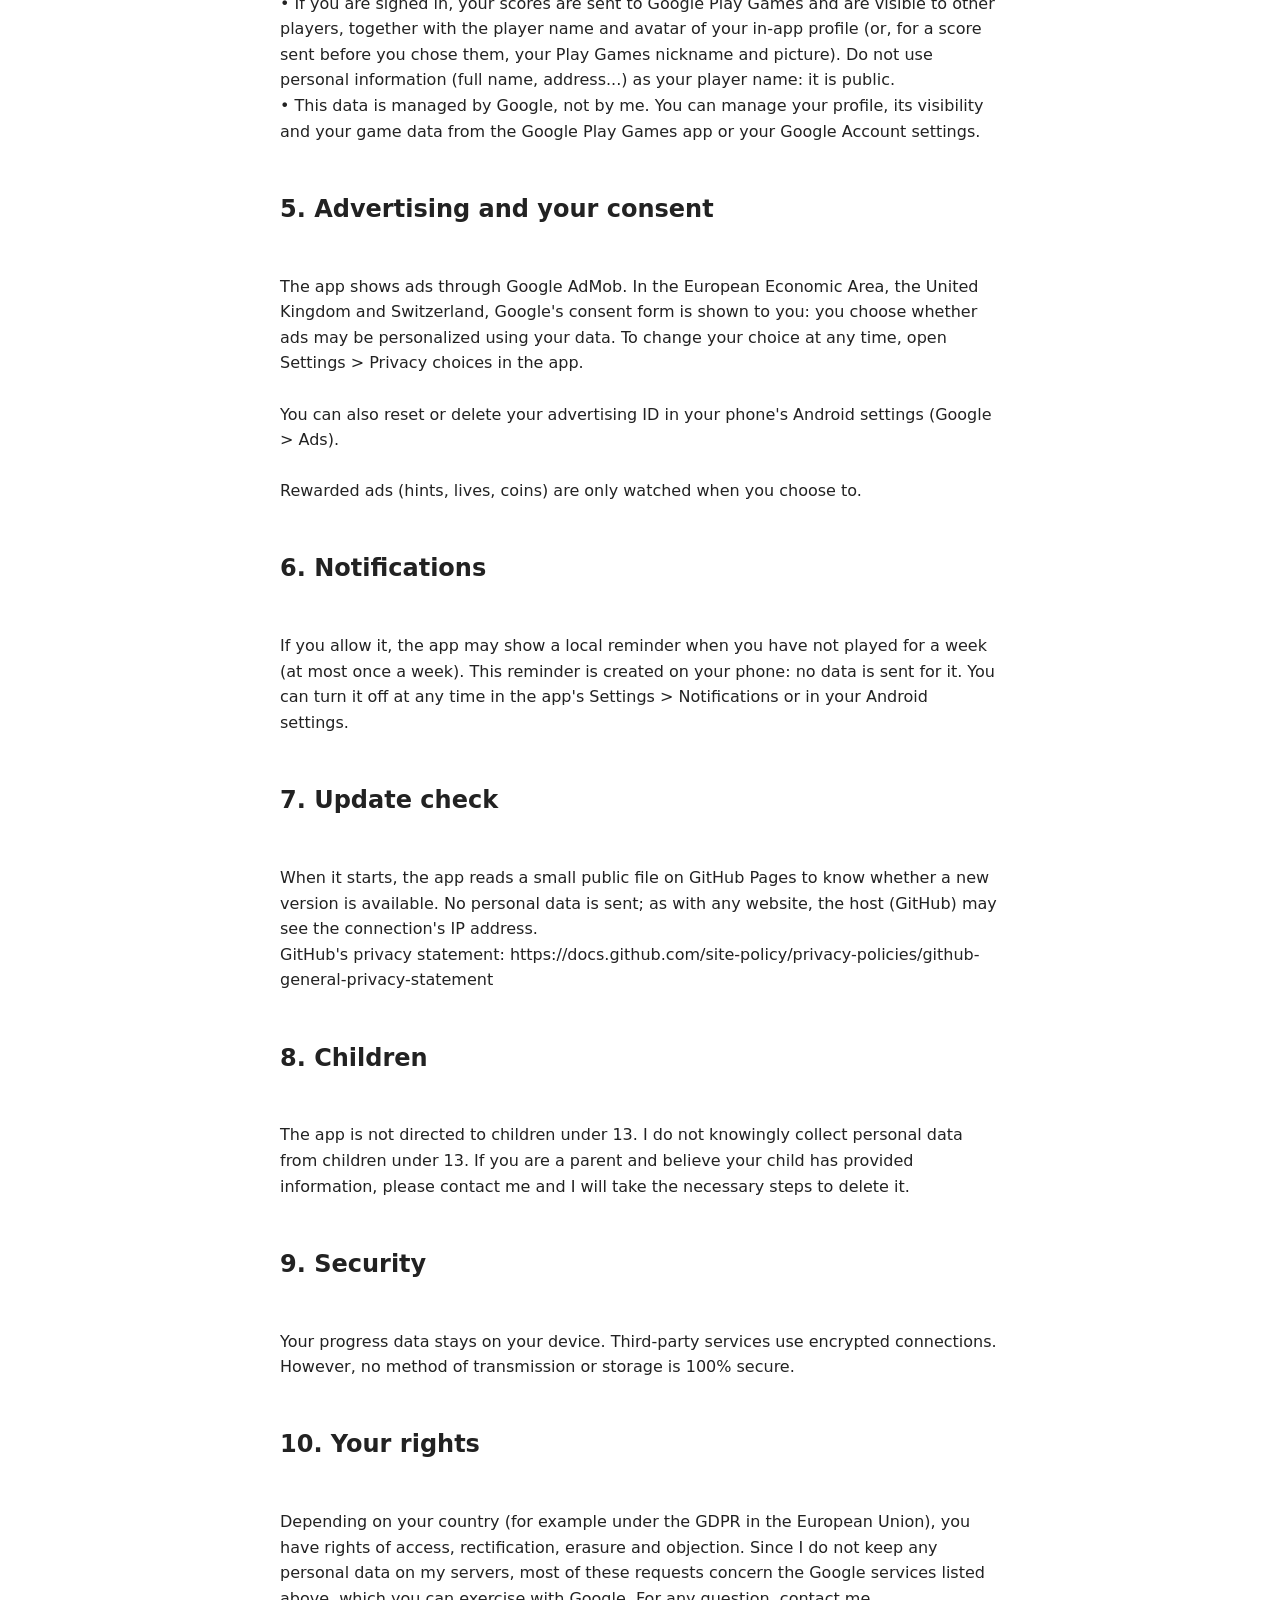
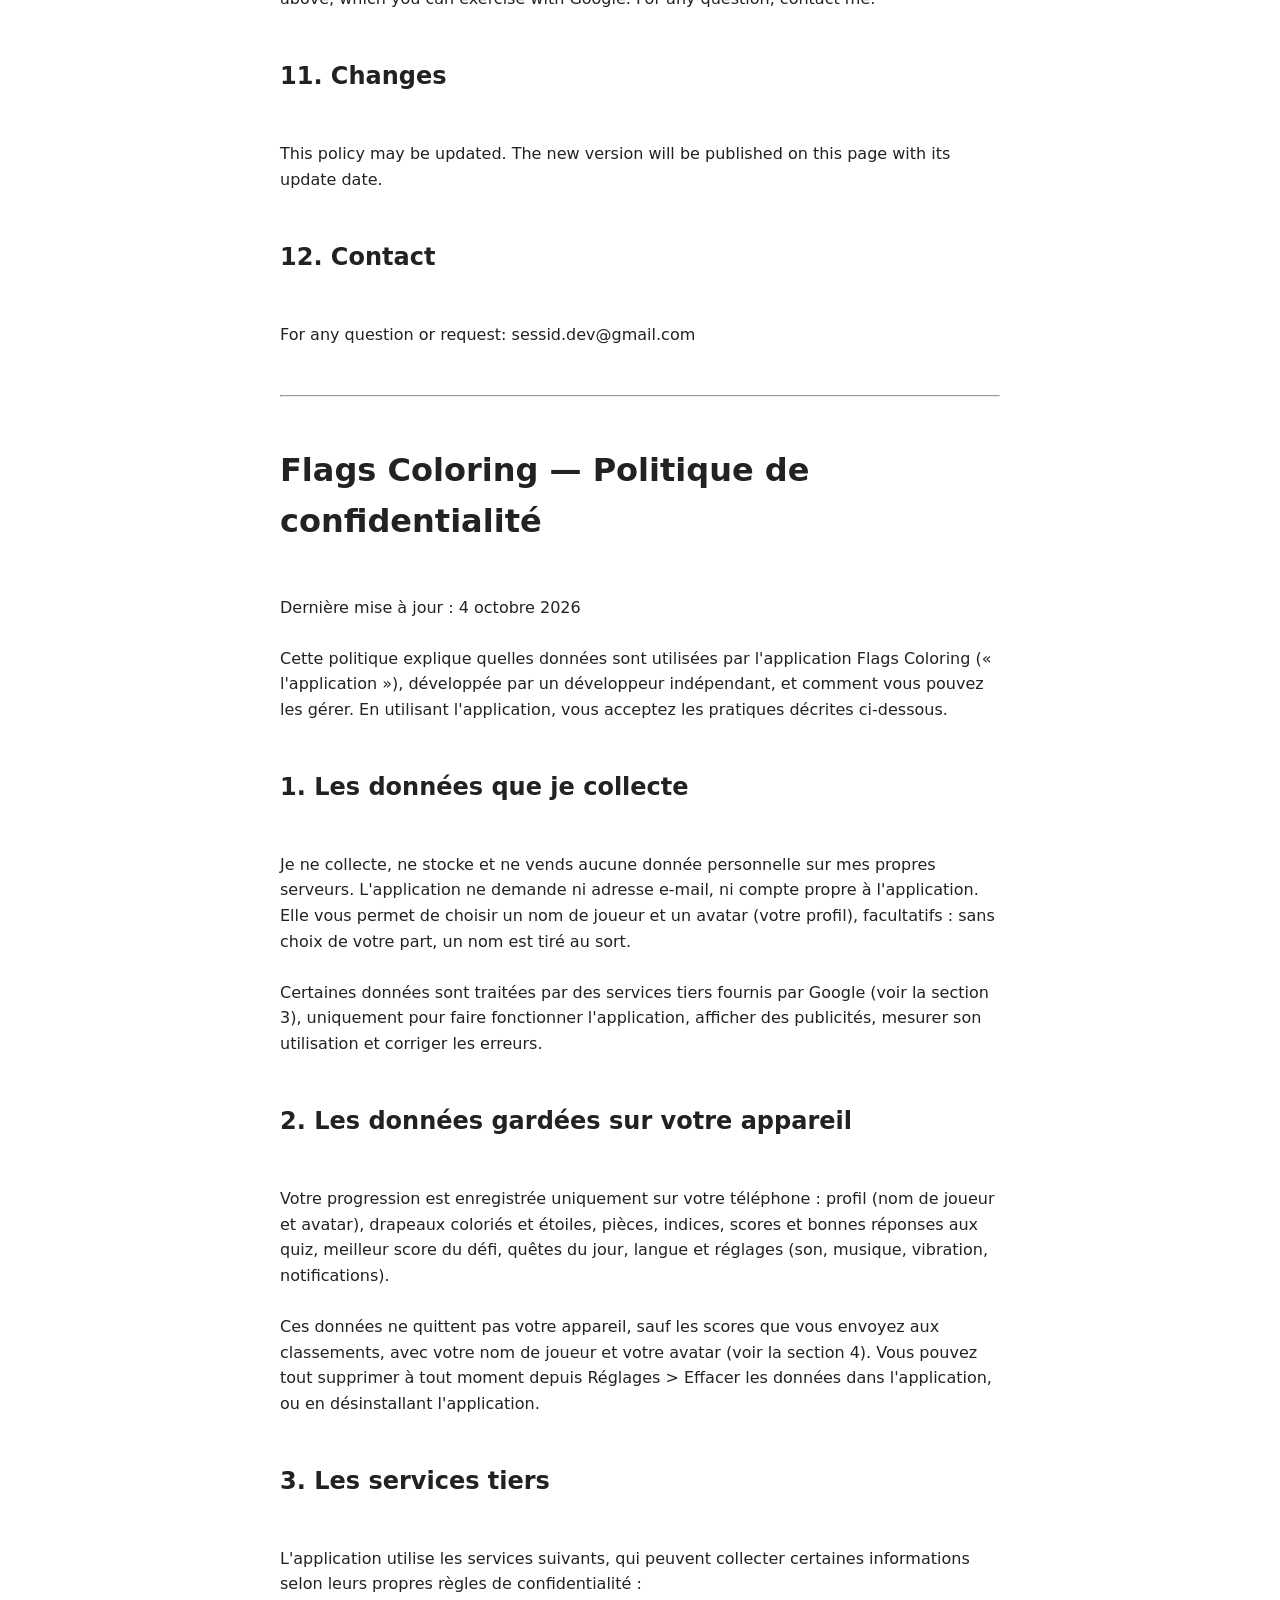
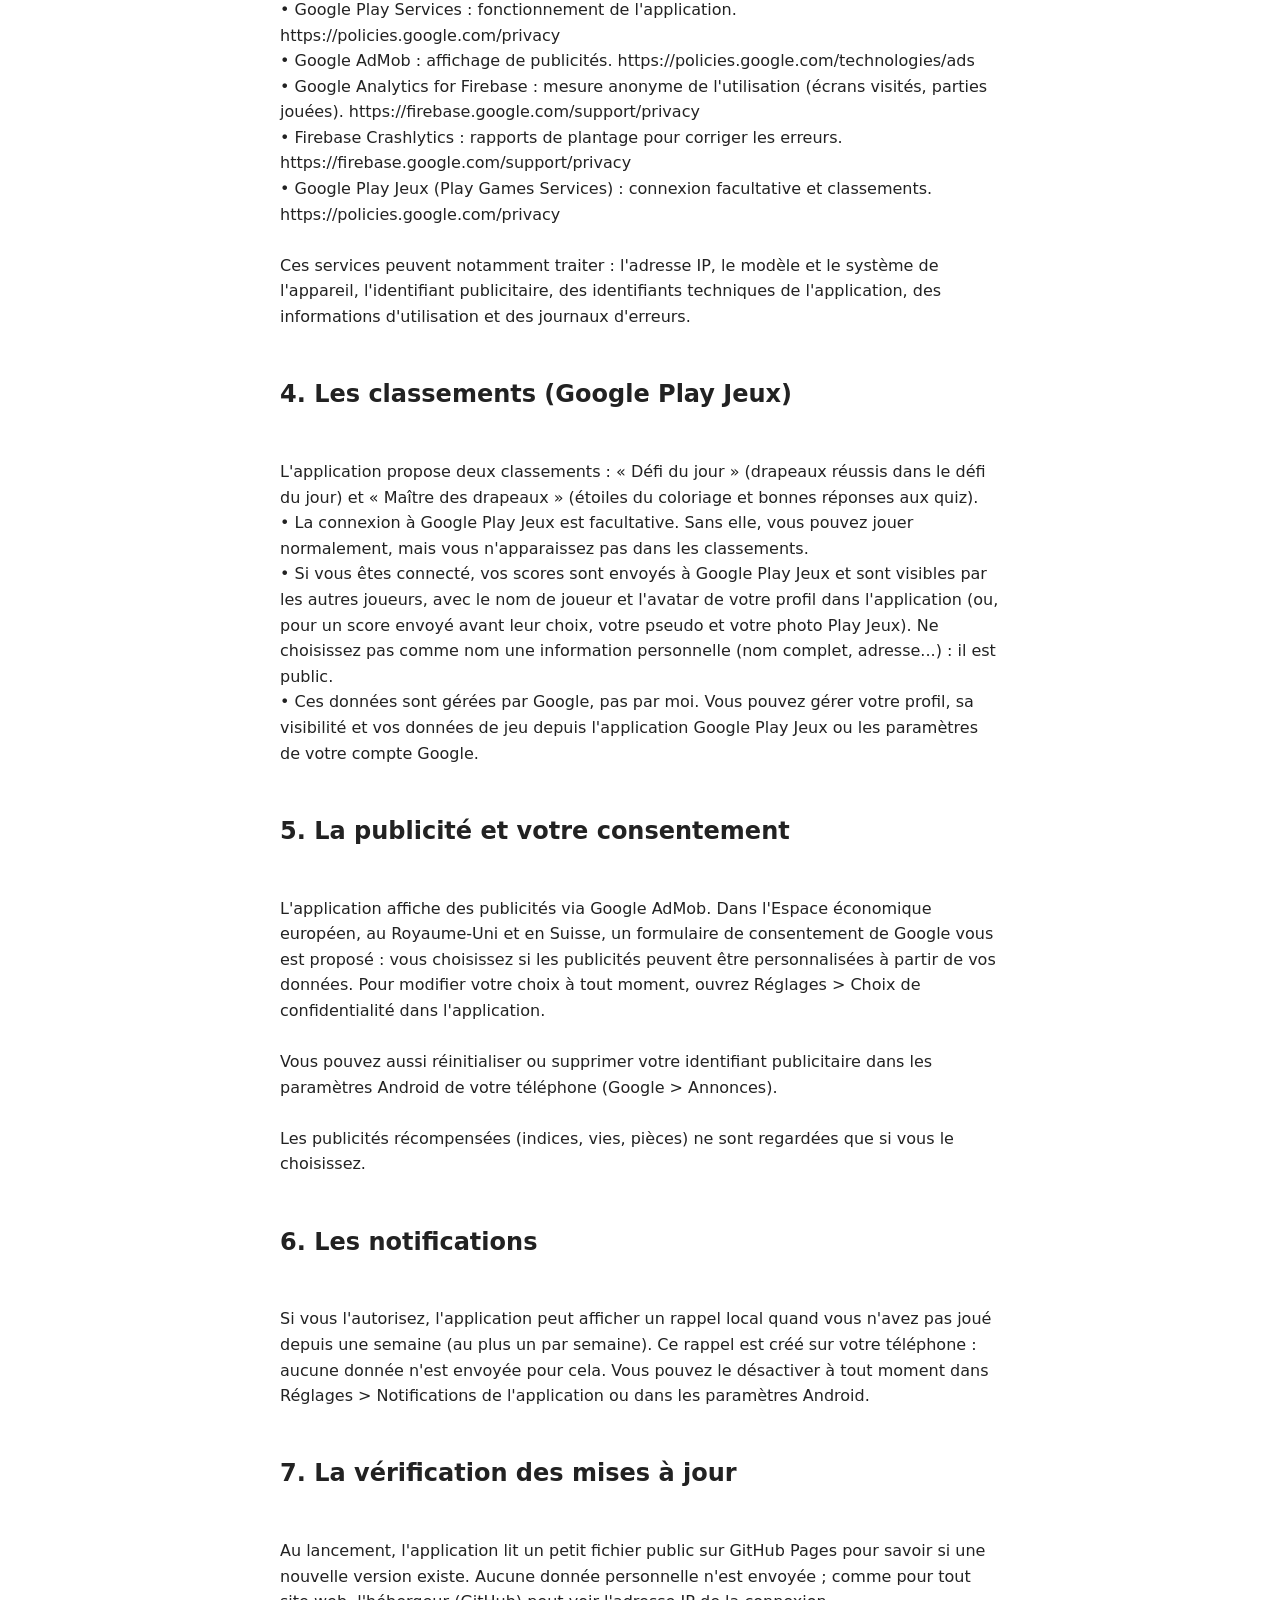
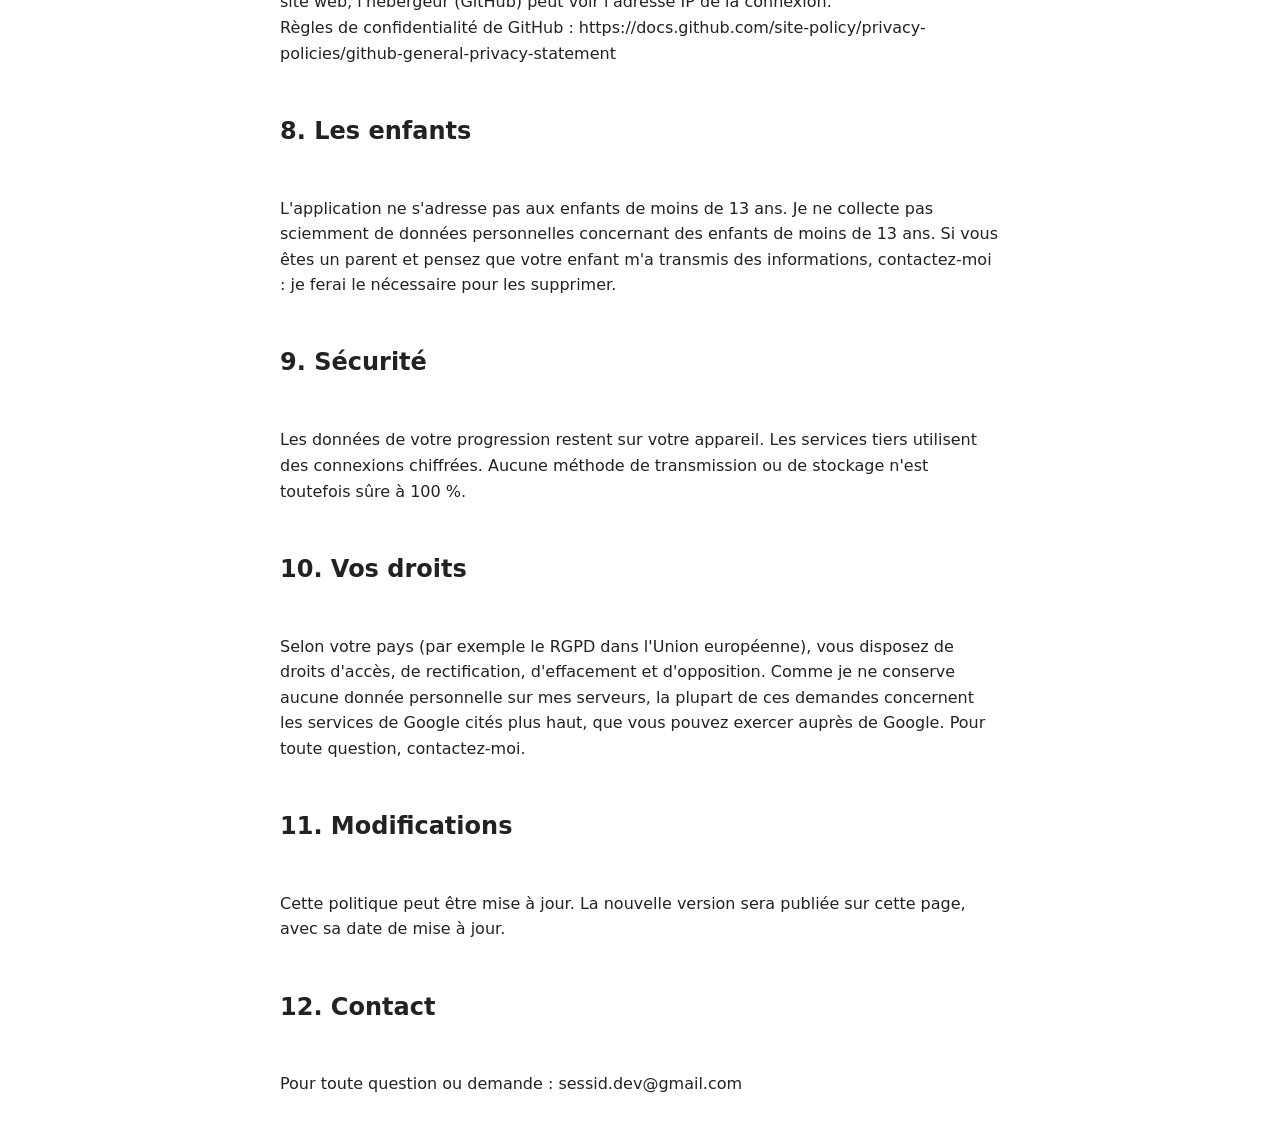
<file: privacy/flags-coloring.html>
<!doctype html>
<html lang="en">
<head>
<meta charset="utf-8">
<meta name="viewport" content="width=device-width, initial-scale=1">
<title>Flags Coloring Privacy Policy</title>
<style>
  body { font-family: system-ui, sans-serif; max-width: 720px; margin: 0 auto; padding: 32px 16px; line-height: 1.6; color: #222; background: #fff; }
  .policy { white-space: pre-wrap; overflow-wrap: anywhere; }
  nav a { margin-right: 16px; color: #1a5fb4; }
  hr { margin: 48px 0; }
</style>
</head>
<body>
<nav><a href="#en">English</a><a href="#fr">Français</a><a href="https://play.google.com/store/apps/details?id=com.sami.flags.coloring">Flags Coloring</a></nav>

<!-- Texte repris de store/privacy-policy.md : le modifier là-bas d'abord, puis ici. -->
<div id="en" class="policy" lang="en"><h1>Flags Coloring — Privacy Policy</h1>
Last updated: October 4, 2026

This policy explains which data is used by the Flags Coloring app, made by an independent developer, and how you can manage it. By using the app, you agree to the practices described below.

<h2>1. Data I collect</h2>
I do not collect, store or sell any personal data on my own servers. The app does not ask for your email address or an app-specific account. It lets you choose a player name and an avatar (your profile), both optional: if you don't choose, a random name is picked.

Some data is processed by third-party services provided by Google (see section 3), only to run the app, show ads, measure usage and fix errors.

<h2>2. Data kept on your device</h2>
Your progress is saved only on your phone: profile (player name and avatar), colored flags and stars, coins, hints, quiz scores and right answers, daily challenge best score, daily quests, language and settings (sound, music, vibration, notifications).

This data does not leave your device, except the scores you send to the leaderboards, together with your player name and avatar (see section 4). You can delete everything at any time from Settings > Clear data in the app, or by uninstalling the app.

<h2>3. Third-party services</h2>
The app uses the following services, which may collect some information under their own privacy policies:
• Google Play Services: running the app. https://policies.google.com/privacy
• Google AdMob: showing ads. https://policies.google.com/technologies/ads
• Google Analytics for Firebase: anonymous usage measurement (screens visited, games played). https://firebase.google.com/support/privacy
• Firebase Crashlytics: crash reports to fix errors. https://firebase.google.com/support/privacy
• Google Play Games Services: optional sign-in and leaderboards. https://policies.google.com/privacy

These services may process, among others: IP address, device model and operating system, advertising ID, technical app identifiers, usage information and error logs.

<h2>4. Leaderboards (Google Play Games)</h2>
The app offers two leaderboards: "Daily Challenge" (flags completed in the daily challenge) and "Flag Master" (coloring stars and right answers in the quizzes).
• Signing in to Google Play Games is optional. Without it, you can play normally, but you do not appear in the leaderboards.
• If you are signed in, your scores are sent to Google Play Games and are visible to other players, together with the player name and avatar of your in-app profile (or, for a score sent before you chose them, your Play Games nickname and picture). Do not use personal information (full name, address...) as your player name: it is public.
• This data is managed by Google, not by me. You can manage your profile, its visibility and your game data from the Google Play Games app or your Google Account settings.

<h2>5. Advertising and your consent</h2>
The app shows ads through Google AdMob. In the European Economic Area, the United Kingdom and Switzerland, Google's consent form is shown to you: you choose whether ads may be personalized using your data. To change your choice at any time, open Settings > Privacy choices in the app.

You can also reset or delete your advertising ID in your phone's Android settings (Google > Ads).

Rewarded ads (hints, lives, coins) are only watched when you choose to.

<h2>6. Notifications</h2>
If you allow it, the app may show a local reminder when you have not played for a week (at most once a week). This reminder is created on your phone: no data is sent for it. You can turn it off at any time in the app's Settings > Notifications or in your Android settings.

<h2>7. Update check</h2>
When it starts, the app reads a small public file on GitHub Pages to know whether a new version is available. No personal data is sent; as with any website, the host (GitHub) may see the connection's IP address.
GitHub's privacy statement: https://docs.github.com/site-policy/privacy-policies/github-general-privacy-statement

<h2>8. Children</h2>
The app is not directed to children under 13. I do not knowingly collect personal data from children under 13. If you are a parent and believe your child has provided information, please contact me and I will take the necessary steps to delete it.

<h2>9. Security</h2>
Your progress data stays on your device. Third-party services use encrypted connections. However, no method of transmission or storage is 100% secure.

<h2>10. Your rights</h2>
Depending on your country (for example under the GDPR in the European Union), you have rights of access, rectification, erasure and objection. Since I do not keep any personal data on my servers, most of these requests concern the Google services listed above, which you can exercise with Google. For any question, contact me.

<h2>11. Changes</h2>
This policy may be updated. The new version will be published on this page with its update date.

<h2>12. Contact</h2>
For any question or request: sessid.dev@gmail.com</div>

<hr>

<div id="fr" class="policy" lang="fr"><h1>Flags Coloring — Politique de confidentialité</h1>
Dernière mise à jour : 4 octobre 2026

Cette politique explique quelles données sont utilisées par l'application Flags Coloring (« l'application »), développée par un développeur indépendant, et comment vous pouvez les gérer. En utilisant l'application, vous acceptez les pratiques décrites ci-dessous.

<h2>1. Les données que je collecte</h2>
Je ne collecte, ne stocke et ne vends aucune donnée personnelle sur mes propres serveurs. L'application ne demande ni adresse e-mail, ni compte propre à l'application. Elle vous permet de choisir un nom de joueur et un avatar (votre profil), facultatifs : sans choix de votre part, un nom est tiré au sort.

Certaines données sont traitées par des services tiers fournis par Google (voir la section 3), uniquement pour faire fonctionner l'application, afficher des publicités, mesurer son utilisation et corriger les erreurs.

<h2>2. Les données gardées sur votre appareil</h2>
Votre progression est enregistrée uniquement sur votre téléphone : profil (nom de joueur et avatar), drapeaux coloriés et étoiles, pièces, indices, scores et bonnes réponses aux quiz, meilleur score du défi, quêtes du jour, langue et réglages (son, musique, vibration, notifications).

Ces données ne quittent pas votre appareil, sauf les scores que vous envoyez aux classements, avec votre nom de joueur et votre avatar (voir la section 4). Vous pouvez tout supprimer à tout moment depuis Réglages > Effacer les données dans l'application, ou en désinstallant l'application.

<h2>3. Les services tiers</h2>
L'application utilise les services suivants, qui peuvent collecter certaines informations selon leurs propres règles de confidentialité :
• Google Play Services : fonctionnement de l'application. https://policies.google.com/privacy
• Google AdMob : affichage de publicités. https://policies.google.com/technologies/ads
• Google Analytics for Firebase : mesure anonyme de l'utilisation (écrans visités, parties jouées). https://firebase.google.com/support/privacy
• Firebase Crashlytics : rapports de plantage pour corriger les erreurs. https://firebase.google.com/support/privacy
• Google Play Jeux (Play Games Services) : connexion facultative et classements. https://policies.google.com/privacy

Ces services peuvent notamment traiter : l'adresse IP, le modèle et le système de l'appareil, l'identifiant publicitaire, des identifiants techniques de l'application, des informations d'utilisation et des journaux d'erreurs.

<h2>4. Les classements (Google Play Jeux)</h2>
L'application propose deux classements : « Défi du jour » (drapeaux réussis dans le défi du jour) et « Maître des drapeaux » (étoiles du coloriage et bonnes réponses aux quiz).
• La connexion à Google Play Jeux est facultative. Sans elle, vous pouvez jouer normalement, mais vous n'apparaissez pas dans les classements.
• Si vous êtes connecté, vos scores sont envoyés à Google Play Jeux et sont visibles par les autres joueurs, avec le nom de joueur et l'avatar de votre profil dans l'application (ou, pour un score envoyé avant leur choix, votre pseudo et votre photo Play Jeux). Ne choisissez pas comme nom une information personnelle (nom complet, adresse...) : il est public.
• Ces données sont gérées par Google, pas par moi. Vous pouvez gérer votre profil, sa visibilité et vos données de jeu depuis l'application Google Play Jeux ou les paramètres de votre compte Google.

<h2>5. La publicité et votre consentement</h2>
L'application affiche des publicités via Google AdMob. Dans l'Espace économique européen, au Royaume-Uni et en Suisse, un formulaire de consentement de Google vous est proposé : vous choisissez si les publicités peuvent être personnalisées à partir de vos données. Pour modifier votre choix à tout moment, ouvrez Réglages > Choix de confidentialité dans l'application.

Vous pouvez aussi réinitialiser ou supprimer votre identifiant publicitaire dans les paramètres Android de votre téléphone (Google > Annonces).

Les publicités récompensées (indices, vies, pièces) ne sont regardées que si vous le choisissez.

<h2>6. Les notifications</h2>
Si vous l'autorisez, l'application peut afficher un rappel local quand vous n'avez pas joué depuis une semaine (au plus un par semaine). Ce rappel est créé sur votre téléphone : aucune donnée n'est envoyée pour cela. Vous pouvez le désactiver à tout moment dans Réglages > Notifications de l'application ou dans les paramètres Android.

<h2>7. La vérification des mises à jour</h2>
Au lancement, l'application lit un petit fichier public sur GitHub Pages pour savoir si une nouvelle version existe. Aucune donnée personnelle n'est envoyée ; comme pour tout site web, l'hébergeur (GitHub) peut voir l'adresse IP de la connexion.
Règles de confidentialité de GitHub : https://docs.github.com/site-policy/privacy-policies/github-general-privacy-statement

<h2>8. Les enfants</h2>
L'application ne s'adresse pas aux enfants de moins de 13 ans. Je ne collecte pas sciemment de données personnelles concernant des enfants de moins de 13 ans. Si vous êtes un parent et pensez que votre enfant m'a transmis des informations, contactez-moi : je ferai le nécessaire pour les supprimer.

<h2>9. Sécurité</h2>
Les données de votre progression restent sur votre appareil. Les services tiers utilisent des connexions chiffrées. Aucune méthode de transmission ou de stockage n'est toutefois sûre à 100 %.

<h2>10. Vos droits</h2>
Selon votre pays (par exemple le RGPD dans l'Union européenne), vous disposez de droits d'accès, de rectification, d'effacement et d'opposition. Comme je ne conserve aucune donnée personnelle sur mes serveurs, la plupart de ces demandes concernent les services de Google cités plus haut, que vous pouvez exercer auprès de Google. Pour toute question, contactez-moi.

<h2>11. Modifications</h2>
Cette politique peut être mise à jour. La nouvelle version sera publiée sur cette page, avec sa date de mise à jour.

<h2>12. Contact</h2>
Pour toute question ou demande : sessid.dev@gmail.com</div>
</body>
</html>
</file>
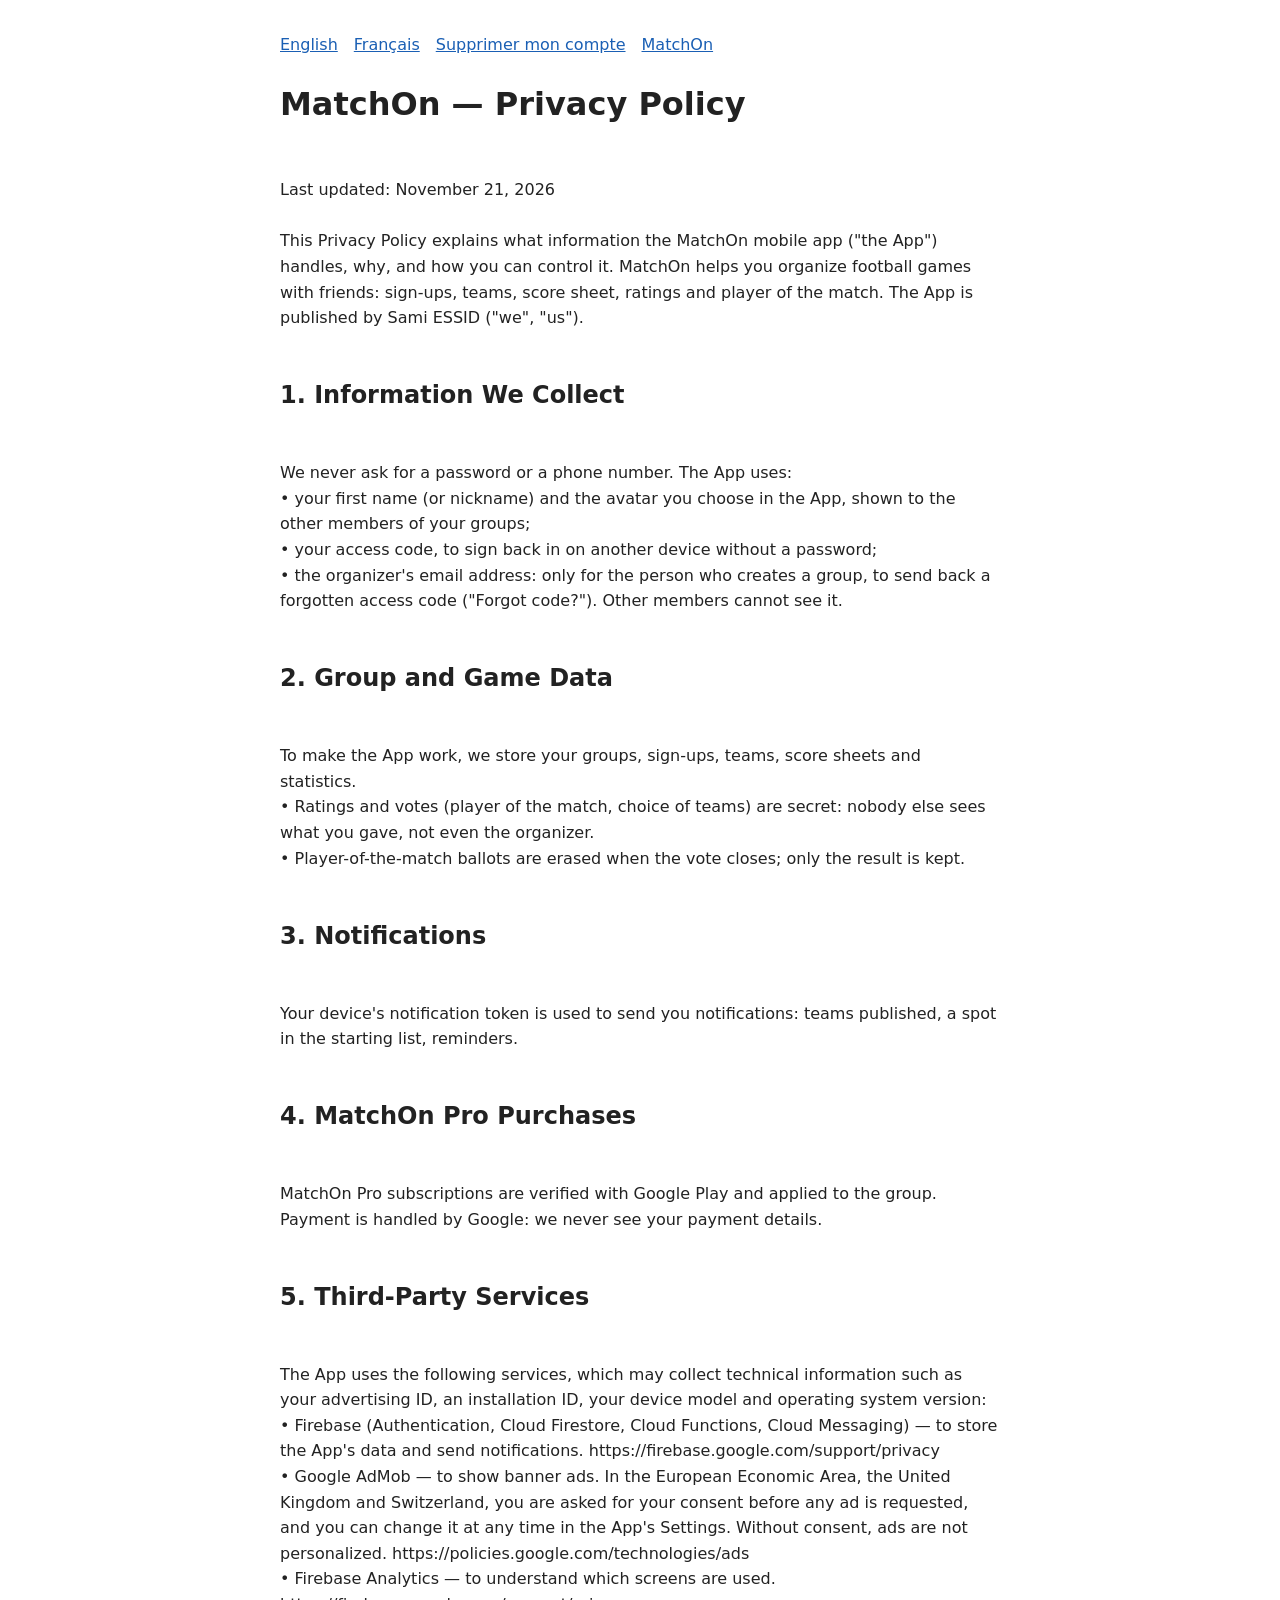
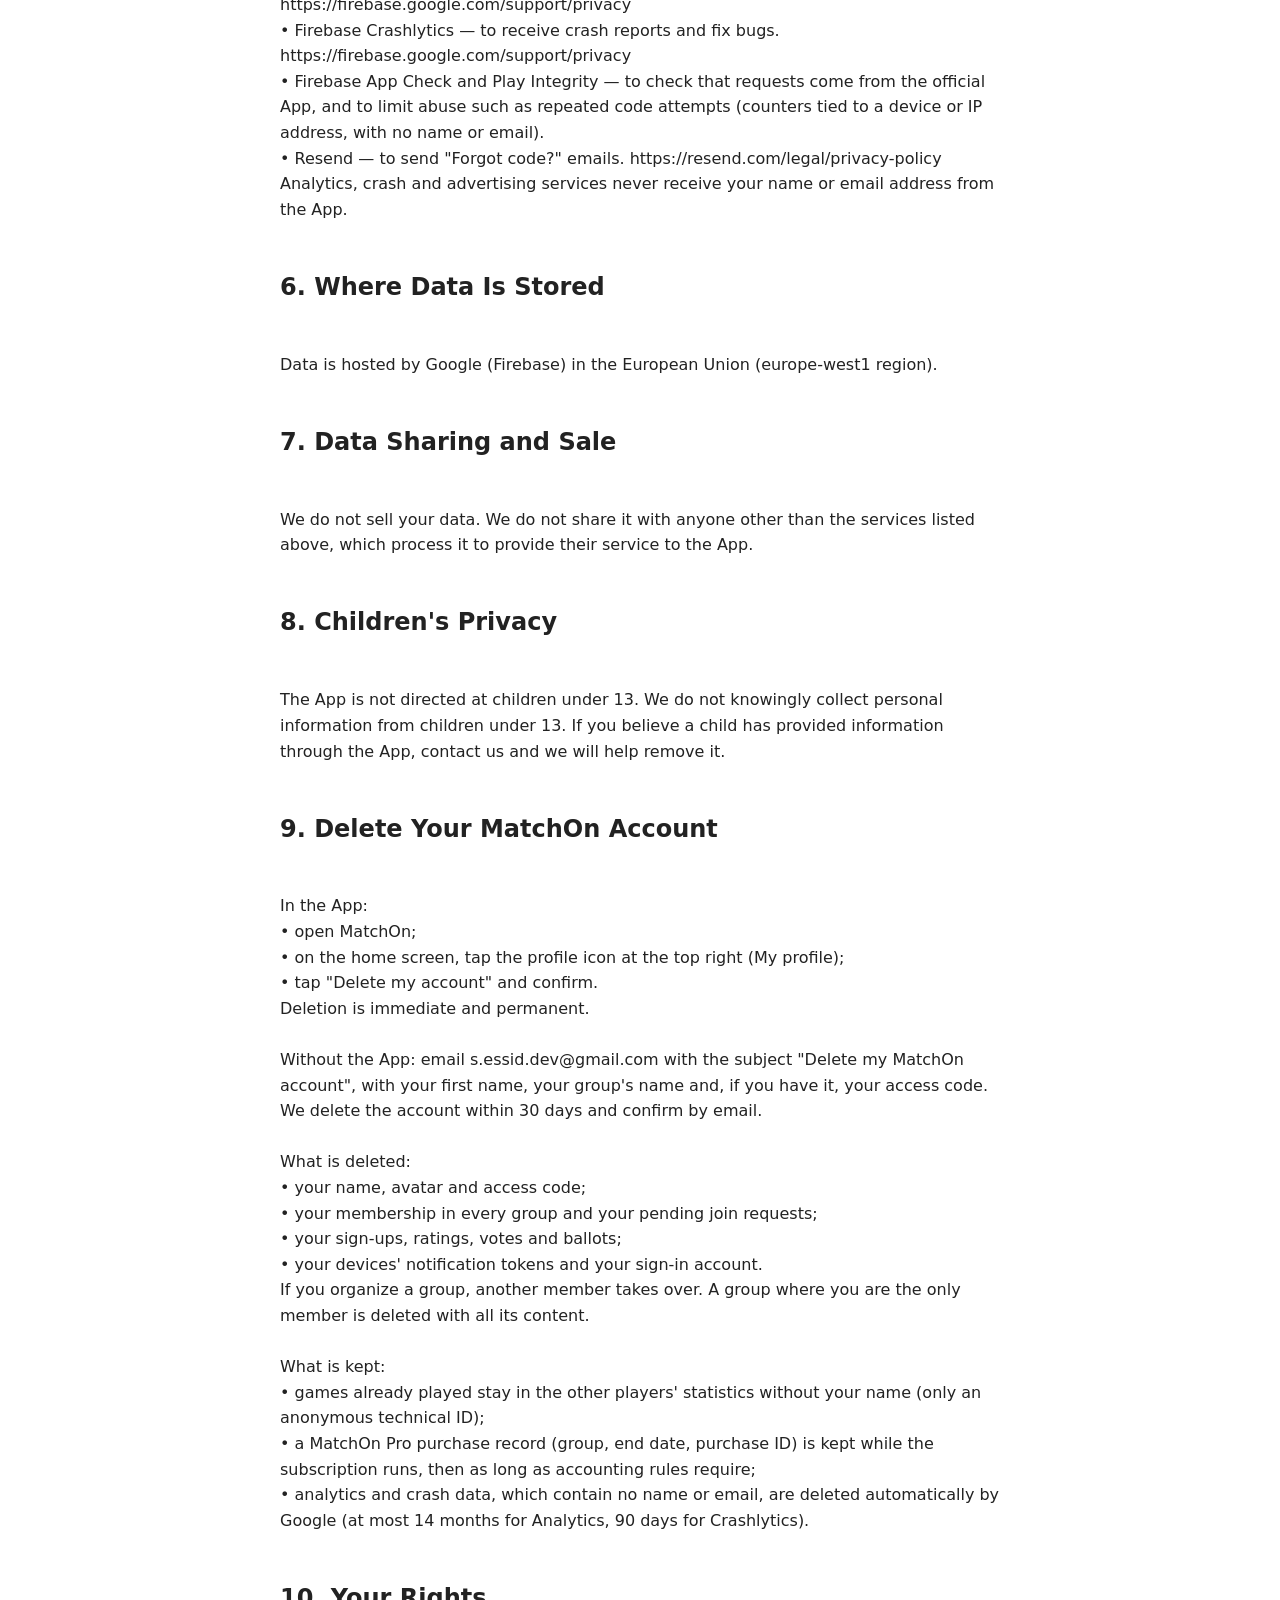
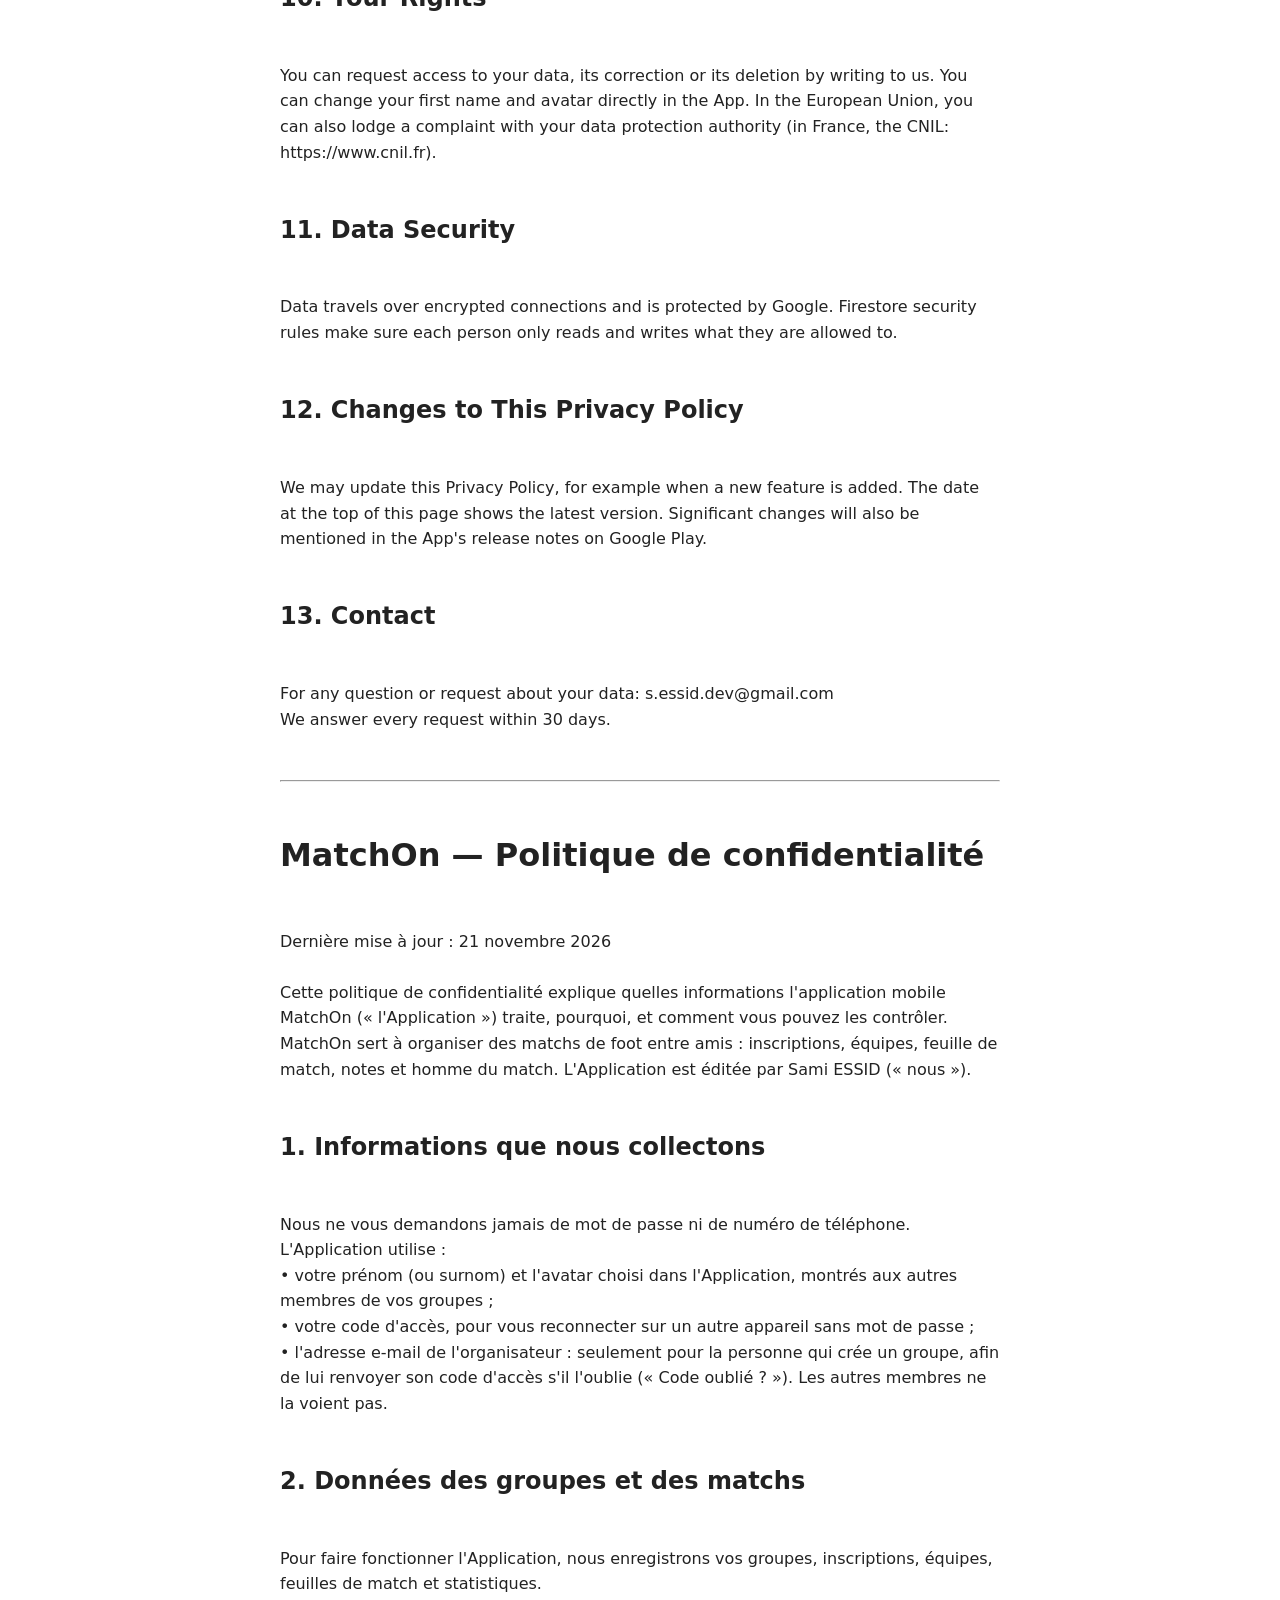
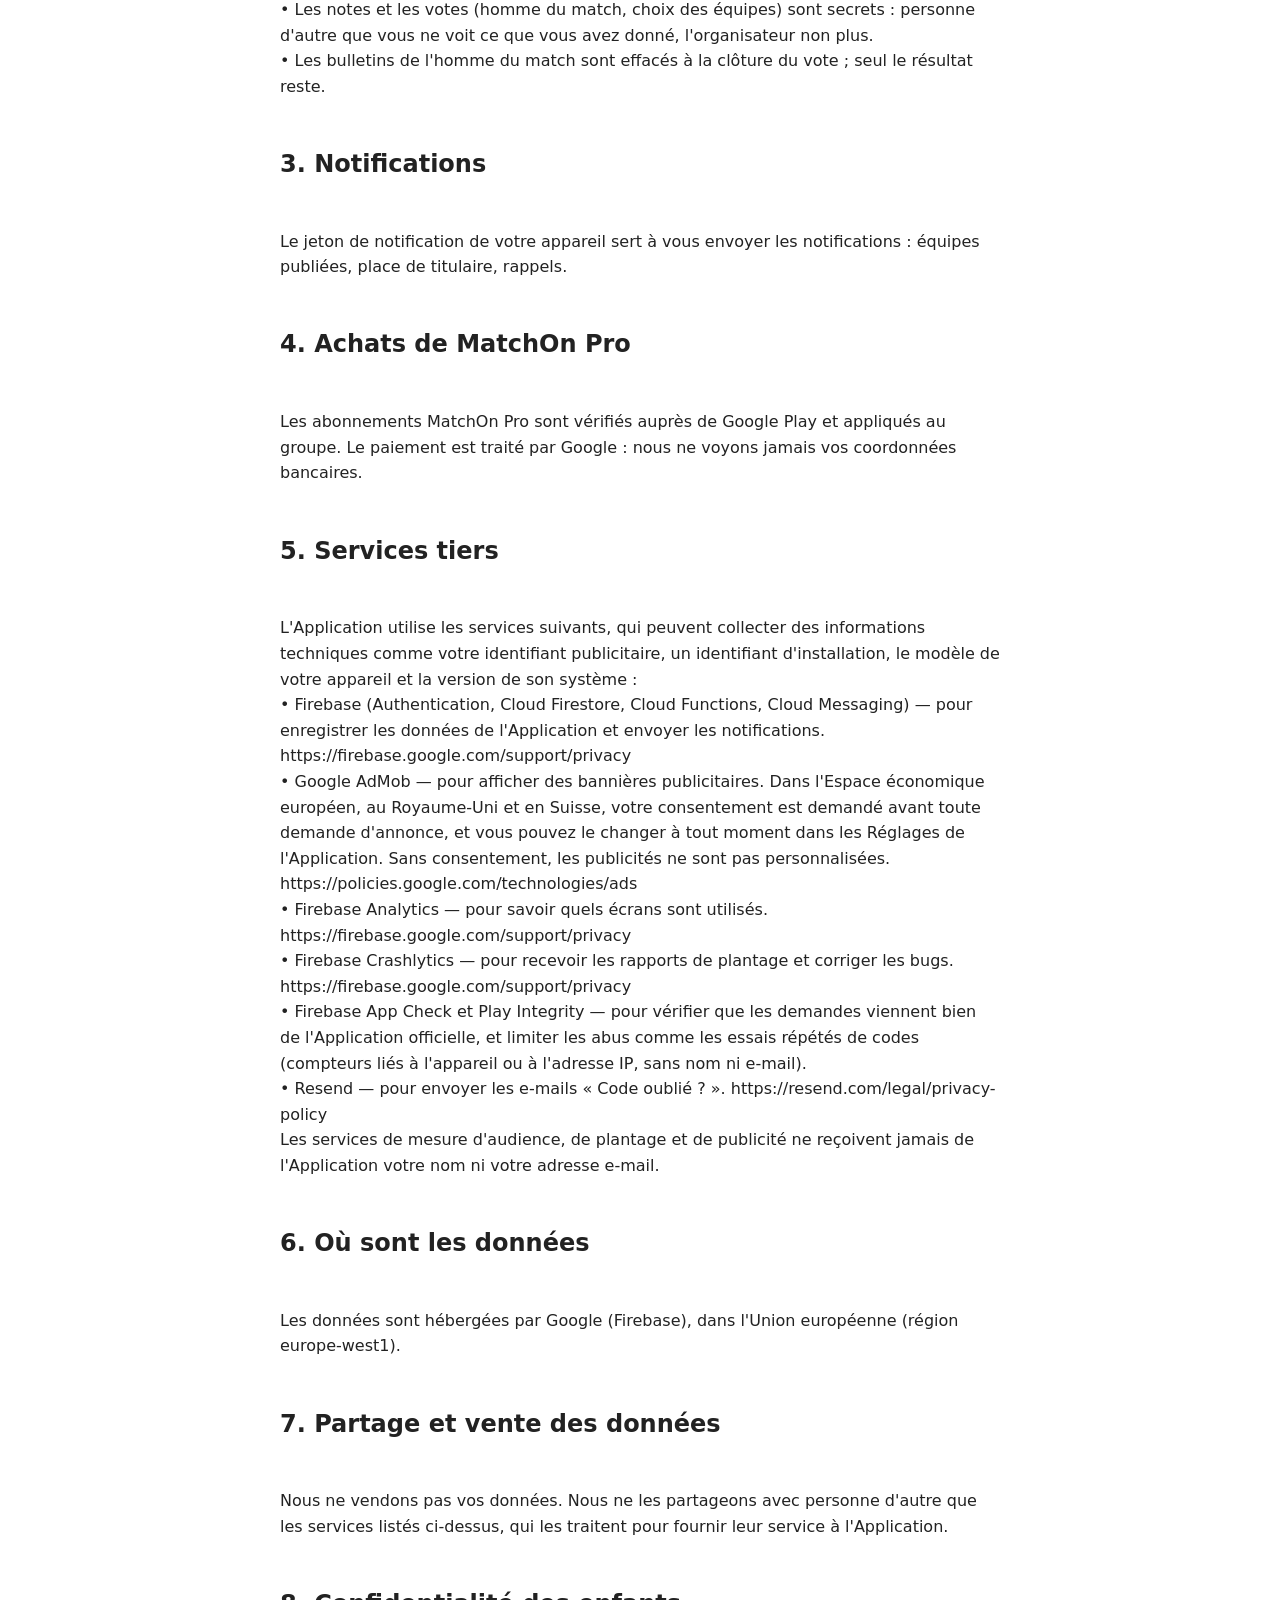
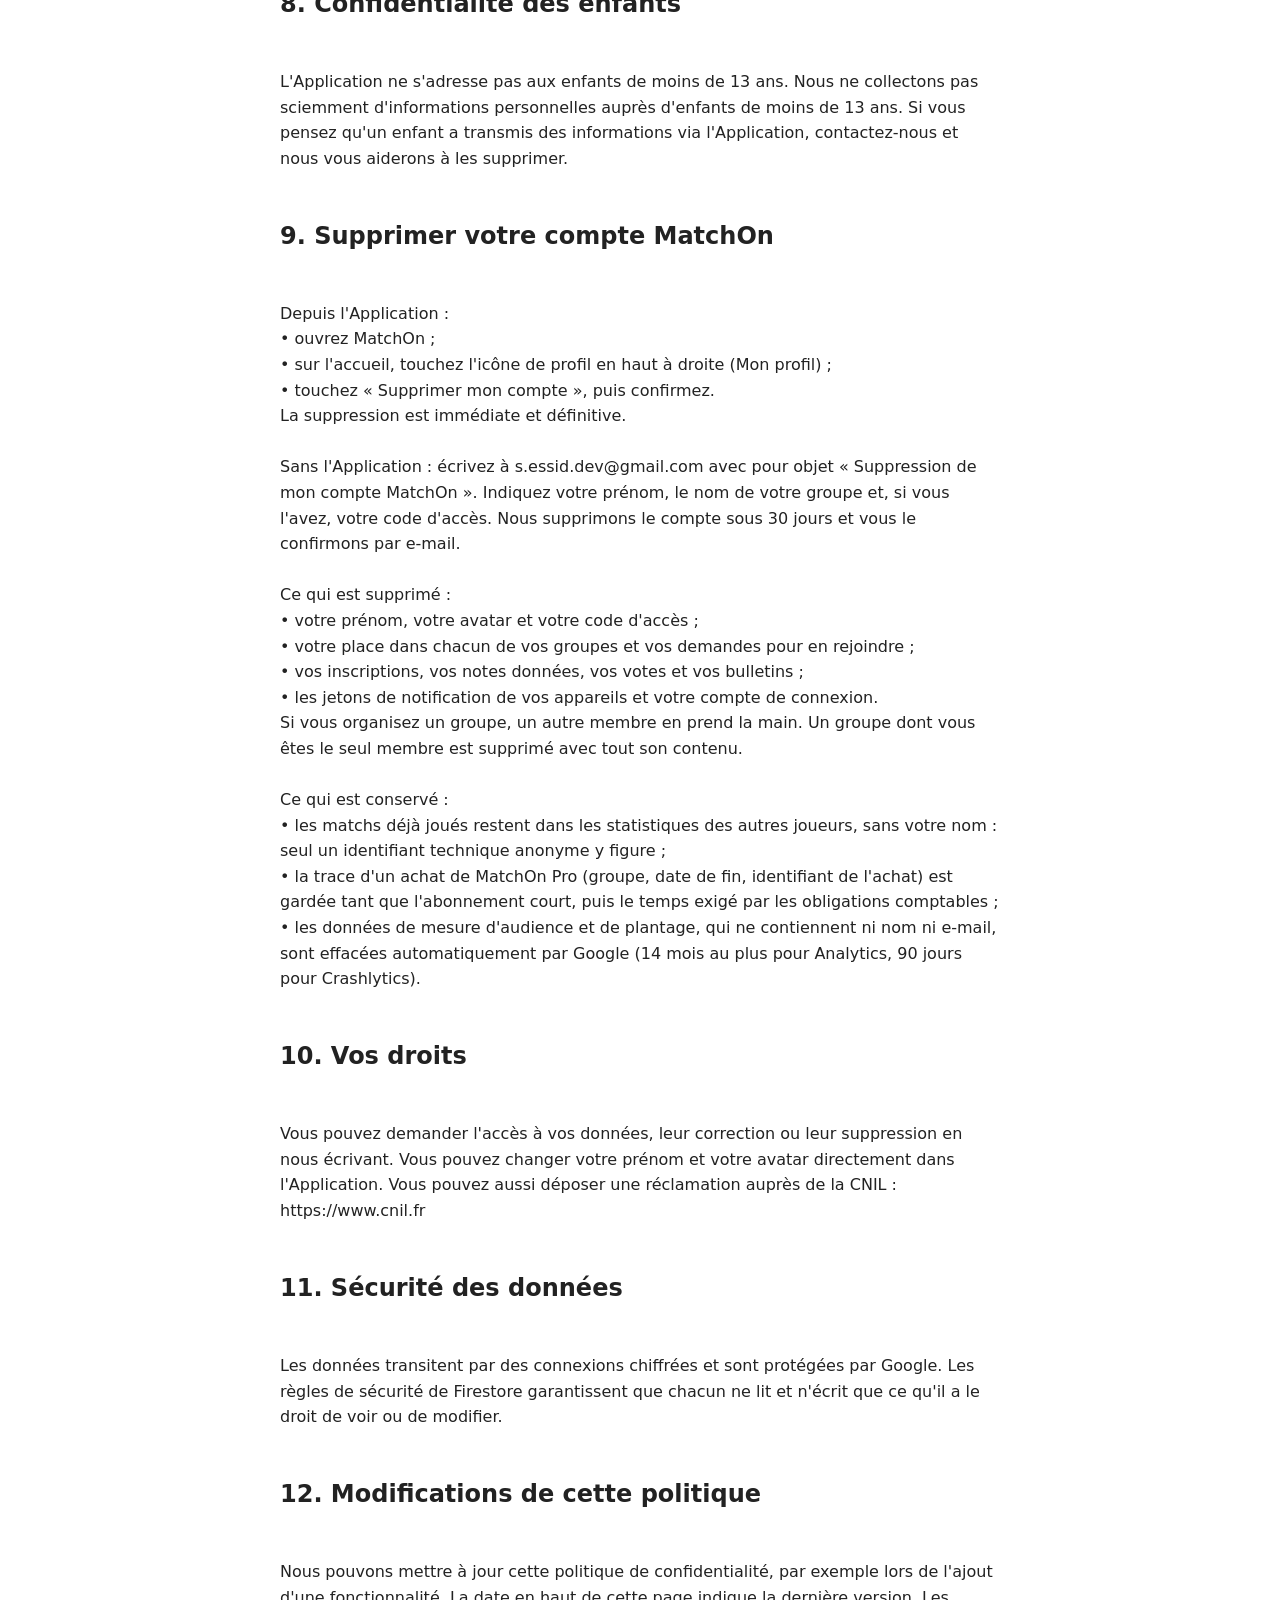
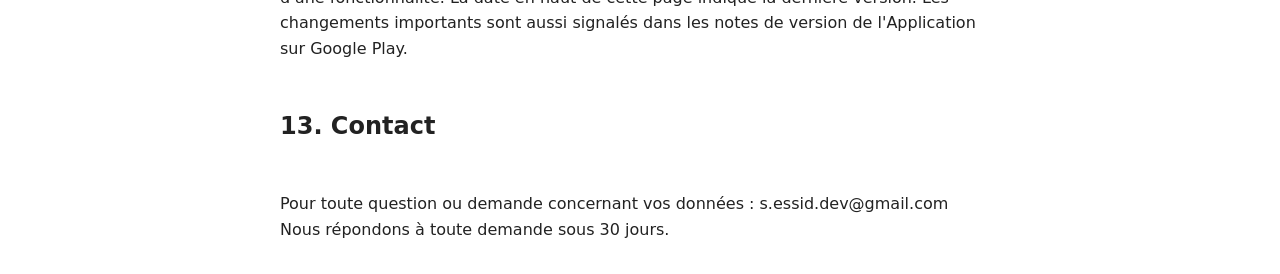
<file: privacy/match-on.html>
<!doctype html>
<html lang="en">
<head>
<meta charset="utf-8">
<meta name="viewport" content="width=device-width, initial-scale=1">
<title>MatchOn Privacy Policy</title>
<style>
  body { font-family: system-ui, sans-serif; max-width: 720px; margin: 0 auto; padding: 32px 16px; line-height: 1.6; color: #222; background: #fff; }
  .policy { white-space: pre-wrap; overflow-wrap: anywhere; }
  nav a { margin-right: 16px; color: #1a5fb4; }
  hr { margin: 48px 0; }
</style>
</head>
<body>
<nav><a href="#en">English</a><a href="#fr">Français</a><a href="#suppression">Supprimer mon compte</a><a href="https://play.google.com/store/apps/details?id=com.sami.matchon">MatchOn</a></nav>

<div id="en" class="policy" lang="en"><h1>MatchOn — Privacy Policy</h1>
Last updated: November 21, 2026

This Privacy Policy explains what information the MatchOn mobile app ("the App") handles, why, and how you can control it. MatchOn helps you organize football games with friends: sign-ups, teams, score sheet, ratings and player of the match. The App is published by Sami ESSID ("we", "us").

<h2>1. Information We Collect</h2>
We never ask for a password or a phone number. The App uses:
• your first name (or nickname) and the avatar you choose in the App, shown to the other members of your groups;
• your access code, to sign back in on another device without a password;
• the organizer's email address: only for the person who creates a group, to send back a forgotten access code ("Forgot code?"). Other members cannot see it.

<h2>2. Group and Game Data</h2>
To make the App work, we store your groups, sign-ups, teams, score sheets and statistics.
• Ratings and votes (player of the match, choice of teams) are secret: nobody else sees what you gave, not even the organizer.
• Player-of-the-match ballots are erased when the vote closes; only the result is kept.

<h2>3. Notifications</h2>
Your device's notification token is used to send you notifications: teams published, a spot in the starting list, reminders.

<h2>4. MatchOn Pro Purchases</h2>
MatchOn Pro subscriptions are verified with Google Play and applied to the group. Payment is handled by Google: we never see your payment details.

<h2>5. Third-Party Services</h2>
The App uses the following services, which may collect technical information such as your advertising ID, an installation ID, your device model and operating system version:
• Firebase (Authentication, Cloud Firestore, Cloud Functions, Cloud Messaging) — to store the App's data and send notifications. https://firebase.google.com/support/privacy
• Google AdMob — to show banner ads. In the European Economic Area, the United Kingdom and Switzerland, you are asked for your consent before any ad is requested, and you can change it at any time in the App's Settings. Without consent, ads are not personalized. https://policies.google.com/technologies/ads
• Firebase Analytics — to understand which screens are used. https://firebase.google.com/support/privacy
• Firebase Crashlytics — to receive crash reports and fix bugs. https://firebase.google.com/support/privacy
• Firebase App Check and Play Integrity — to check that requests come from the official App, and to limit abuse such as repeated code attempts (counters tied to a device or IP address, with no name or email).
• Resend — to send "Forgot code?" emails. https://resend.com/legal/privacy-policy
Analytics, crash and advertising services never receive your name or email address from the App.

<h2>6. Where Data Is Stored</h2>
Data is hosted by Google (Firebase) in the European Union (europe-west1 region).

<h2>7. Data Sharing and Sale</h2>
We do not sell your data. We do not share it with anyone other than the services listed above, which process it to provide their service to the App.

<h2>8. Children's Privacy</h2>
The App is not directed at children under 13. We do not knowingly collect personal information from children under 13. If you believe a child has provided information through the App, contact us and we will help remove it.

<h2 id="delete">9. Delete Your MatchOn Account</h2>
In the App:
• open MatchOn;
• on the home screen, tap the profile icon at the top right (My profile);
• tap "Delete my account" and confirm.
Deletion is immediate and permanent.

Without the App: email s.essid.dev@gmail.com with the subject "Delete my MatchOn account", with your first name, your group's name and, if you have it, your access code. We delete the account within 30 days and confirm by email.

What is deleted:
• your name, avatar and access code;
• your membership in every group and your pending join requests;
• your sign-ups, ratings, votes and ballots;
• your devices' notification tokens and your sign-in account.
If you organize a group, another member takes over. A group where you are the only member is deleted with all its content.

What is kept:
• games already played stay in the other players' statistics without your name (only an anonymous technical ID);
• a MatchOn Pro purchase record (group, end date, purchase ID) is kept while the subscription runs, then as long as accounting rules require;
• analytics and crash data, which contain no name or email, are deleted automatically by Google (at most 14 months for Analytics, 90 days for Crashlytics).

<h2>10. Your Rights</h2>
You can request access to your data, its correction or its deletion by writing to us. You can change your first name and avatar directly in the App. In the European Union, you can also lodge a complaint with your data protection authority (in France, the CNIL: https://www.cnil.fr).

<h2>11. Data Security</h2>
Data travels over encrypted connections and is protected by Google. Firestore security rules make sure each person only reads and writes what they are allowed to.

<h2>12. Changes to This Privacy Policy</h2>
We may update this Privacy Policy, for example when a new feature is added. The date at the top of this page shows the latest version. Significant changes will also be mentioned in the App's release notes on Google Play.

<h2>13. Contact</h2>
For any question or request about your data: s.essid.dev@gmail.com
We answer every request within 30 days.</div>

<hr>

<div id="fr" class="policy" lang="fr"><h1>MatchOn — Politique de confidentialité</h1>
Dernière mise à jour : 21 novembre 2026

Cette politique de confidentialité explique quelles informations l'application mobile MatchOn (« l'Application ») traite, pourquoi, et comment vous pouvez les contrôler. MatchOn sert à organiser des matchs de foot entre amis : inscriptions, équipes, feuille de match, notes et homme du match. L'Application est éditée par Sami ESSID (« nous »).

<h2>1. Informations que nous collectons</h2>
Nous ne vous demandons jamais de mot de passe ni de numéro de téléphone. L'Application utilise :
• votre prénom (ou surnom) et l'avatar choisi dans l'Application, montrés aux autres membres de vos groupes ;
• votre code d'accès, pour vous reconnecter sur un autre appareil sans mot de passe ;
• l'adresse e-mail de l'organisateur : seulement pour la personne qui crée un groupe, afin de lui renvoyer son code d'accès s'il l'oublie (« Code oublié ? »). Les autres membres ne la voient pas.

<h2>2. Données des groupes et des matchs</h2>
Pour faire fonctionner l'Application, nous enregistrons vos groupes, inscriptions, équipes, feuilles de match et statistiques.
• Les notes et les votes (homme du match, choix des équipes) sont secrets : personne d'autre que vous ne voit ce que vous avez donné, l'organisateur non plus.
• Les bulletins de l'homme du match sont effacés à la clôture du vote ; seul le résultat reste.

<h2>3. Notifications</h2>
Le jeton de notification de votre appareil sert à vous envoyer les notifications : équipes publiées, place de titulaire, rappels.

<h2>4. Achats de MatchOn Pro</h2>
Les abonnements MatchOn Pro sont vérifiés auprès de Google Play et appliqués au groupe. Le paiement est traité par Google : nous ne voyons jamais vos coordonnées bancaires.

<h2>5. Services tiers</h2>
L'Application utilise les services suivants, qui peuvent collecter des informations techniques comme votre identifiant publicitaire, un identifiant d'installation, le modèle de votre appareil et la version de son système :
• Firebase (Authentication, Cloud Firestore, Cloud Functions, Cloud Messaging) — pour enregistrer les données de l'Application et envoyer les notifications. https://firebase.google.com/support/privacy
• Google AdMob — pour afficher des bannières publicitaires. Dans l'Espace économique européen, au Royaume-Uni et en Suisse, votre consentement est demandé avant toute demande d'annonce, et vous pouvez le changer à tout moment dans les Réglages de l'Application. Sans consentement, les publicités ne sont pas personnalisées. https://policies.google.com/technologies/ads
• Firebase Analytics — pour savoir quels écrans sont utilisés. https://firebase.google.com/support/privacy
• Firebase Crashlytics — pour recevoir les rapports de plantage et corriger les bugs. https://firebase.google.com/support/privacy
• Firebase App Check et Play Integrity — pour vérifier que les demandes viennent bien de l'Application officielle, et limiter les abus comme les essais répétés de codes (compteurs liés à l'appareil ou à l'adresse IP, sans nom ni e-mail).
• Resend — pour envoyer les e-mails « Code oublié ? ». https://resend.com/legal/privacy-policy
Les services de mesure d'audience, de plantage et de publicité ne reçoivent jamais de l'Application votre nom ni votre adresse e-mail.

<h2>6. Où sont les données</h2>
Les données sont hébergées par Google (Firebase), dans l'Union européenne (région europe-west1).

<h2>7. Partage et vente des données</h2>
Nous ne vendons pas vos données. Nous ne les partageons avec personne d'autre que les services listés ci-dessus, qui les traitent pour fournir leur service à l'Application.

<h2>8. Confidentialité des enfants</h2>
L'Application ne s'adresse pas aux enfants de moins de 13 ans. Nous ne collectons pas sciemment d'informations personnelles auprès d'enfants de moins de 13 ans. Si vous pensez qu'un enfant a transmis des informations via l'Application, contactez-nous et nous vous aiderons à les supprimer.

<h2 id="suppression">9. Supprimer votre compte MatchOn</h2>
Depuis l'Application :
• ouvrez MatchOn ;
• sur l'accueil, touchez l'icône de profil en haut à droite (Mon profil) ;
• touchez « Supprimer mon compte », puis confirmez.
La suppression est immédiate et définitive.

Sans l'Application : écrivez à s.essid.dev@gmail.com avec pour objet « Suppression de mon compte MatchOn ». Indiquez votre prénom, le nom de votre groupe et, si vous l'avez, votre code d'accès. Nous supprimons le compte sous 30 jours et vous le confirmons par e-mail.

Ce qui est supprimé :
• votre prénom, votre avatar et votre code d'accès ;
• votre place dans chacun de vos groupes et vos demandes pour en rejoindre ;
• vos inscriptions, vos notes données, vos votes et vos bulletins ;
• les jetons de notification de vos appareils et votre compte de connexion.
Si vous organisez un groupe, un autre membre en prend la main. Un groupe dont vous êtes le seul membre est supprimé avec tout son contenu.

Ce qui est conservé :
• les matchs déjà joués restent dans les statistiques des autres joueurs, sans votre nom : seul un identifiant technique anonyme y figure ;
• la trace d'un achat de MatchOn Pro (groupe, date de fin, identifiant de l'achat) est gardée tant que l'abonnement court, puis le temps exigé par les obligations comptables ;
• les données de mesure d'audience et de plantage, qui ne contiennent ni nom ni e-mail, sont effacées automatiquement par Google (14 mois au plus pour Analytics, 90 jours pour Crashlytics).

<h2>10. Vos droits</h2>
Vous pouvez demander l'accès à vos données, leur correction ou leur suppression en nous écrivant. Vous pouvez changer votre prénom et votre avatar directement dans l'Application. Vous pouvez aussi déposer une réclamation auprès de la CNIL : https://www.cnil.fr

<h2>11. Sécurité des données</h2>
Les données transitent par des connexions chiffrées et sont protégées par Google. Les règles de sécurité de Firestore garantissent que chacun ne lit et n'écrit que ce qu'il a le droit de voir ou de modifier.

<h2>12. Modifications de cette politique</h2>
Nous pouvons mettre à jour cette politique de confidentialité, par exemple lors de l'ajout d'une fonctionnalité. La date en haut de cette page indique la dernière version. Les changements importants sont aussi signalés dans les notes de version de l'Application sur Google Play.

<h2>13. Contact</h2>
Pour toute question ou demande concernant vos données : s.essid.dev@gmail.com
Nous répondons à toute demande sous 30 jours.</div>
</body>
</html>
</file>
<file: style.css>
:root{
  --paper:#F3F8FF; --surface:#FFFFFF; --ink:#1B2340; --muted:#566079; --line:#DCE6F5;
  --sky:#2E8BF0; --teal:#2BB3A8; --orange:#F28C3B; --road:#2F66B3; --sun:#FFC83D;
  color-scheme: light dark;
}
@media (prefers-color-scheme: dark){
  :root{ --paper:#0E1630; --surface:#16213F; --ink:#EEF2FA; --muted:#A3AEC6; --line:#25335A; }
}
*{box-sizing:border-box}
html{-webkit-text-size-adjust:100%}
body{margin:0;background:var(--paper);color:var(--ink);
  font-family:"Atkinson Hyperlegible",system-ui,-apple-system,"Segoe UI",Roboto,sans-serif;
  font-size:1.0625rem;line-height:1.6}
h1,h2,.brand{font-family:"Fredoka","Atkinson Hyperlegible",system-ui,sans-serif;font-weight:600}
a{color:var(--sky);text-underline-offset:3px}
a:focus-visible{outline:3px solid var(--sun);outline-offset:3px;border-radius:6px}
.wrap{max-width:52rem;margin:0 auto;padding:2rem 1.25rem 4rem}
header.site{display:flex;align-items:center;justify-content:space-between;margin-bottom:1rem}
.brand{color:inherit;text-decoration:none;font-size:1.5rem;letter-spacing:.01em}
header.site nav a{color:var(--muted);text-decoration:none;font-weight:700}
header.site nav a:hover{color:var(--ink)}

/* hero */
.hero{text-align:center;padding:2.5rem 0 3.5rem}
.fan{display:flex;justify-content:center;margin:0 auto 2.25rem;height:150px}
.fan img{width:132px;height:132px;border-radius:30px;background:#fff;
  box-shadow:0 14px 30px -12px rgba(27,35,64,.45);border:4px solid var(--surface);
  margin:0 -14px;animation:deal .7s cubic-bezier(.2,.9,.3,1.3) both}
.fan img:nth-child(1){transform:rotate(-10deg) translateY(10px);animation-delay:.05s}
.fan img:nth-child(2){transform:translateY(-6px);z-index:1;animation-delay:.15s}
.fan img:nth-child(3){transform:rotate(10deg) translateY(10px);animation-delay:.25s}
@keyframes deal{from{opacity:0;translate:0 40px;scale:.8}}
@media (prefers-reduced-motion:reduce){.fan img{animation:none}}
.hero h1{font-size:clamp(2.4rem,7vw,3.6rem);line-height:1.08;margin:0 auto .75rem;max-width:16ch}
.hero p{color:var(--muted);font-size:1.2rem;margin:0 auto;max-width:32rem}

/* apps */
.apps{list-style:none;margin:0;padding:0;display:grid;gap:1.25rem}
.app{display:grid;grid-template-columns:112px 1fr;gap:1.5rem;align-items:center;
  background:var(--surface);border-radius:28px;padding:1.25rem 1.5rem 1.25rem 1.25rem;
  border:1px solid var(--line);border-left:8px solid var(--accent)}
.app img{width:112px;height:112px;border-radius:26px;display:block}
.app h2{margin:0;font-size:1.55rem;line-height:1.2}
.app p{margin:.35rem 0 .9rem;color:var(--muted)}
.tag{display:inline-block;font-size:.85rem;font-weight:700;color:var(--accent);margin-bottom:.15rem}
.links{display:flex;flex-wrap:wrap;gap:.6rem}
.links a{display:inline-block;padding:.45rem 1rem;border-radius:999px;font-weight:700;
  text-decoration:none;border:2px solid var(--accent);color:var(--ink)}
.links a:hover{background:var(--accent);color:#fff}
.links a.play{background:var(--accent);color:#fff}
.links a.play:hover{filter:brightness(1.1)}
.app.road{--accent:var(--road)} .app.flags{--accent:var(--sky)} .app.fan-app{--accent:var(--teal)} .app.match{--accent:var(--orange)}
@media (max-width:520px){
  .app{grid-template-columns:76px 1fr;gap:1rem;padding:1rem;align-items:start}
  .app img{width:76px;height:76px;border-radius:18px}
  .fan img{width:100px;height:100px;border-radius:24px}
  .fan{height:120px}
}
footer{margin-top:3.5rem;text-align:center;color:var(--muted);font-size:.95rem}

/* privacy pages */
.doc{max-width:44rem}
.doc h1{font-size:clamp(1.8rem,5vw,2.4rem);line-height:1.15}
.doc h2{font-size:1.3rem;margin:2.25rem 0 .5rem}
.doc .meta{color:var(--muted);margin-top:0}
.langs{display:flex;gap:1rem;margin:0 0 2rem;padding:0;list-style:none}
.lang-block{border-top:3px solid var(--sky);padding-top:1.5rem;margin-top:3rem}
.doc ul{padding-left:1.25rem}
</file>
